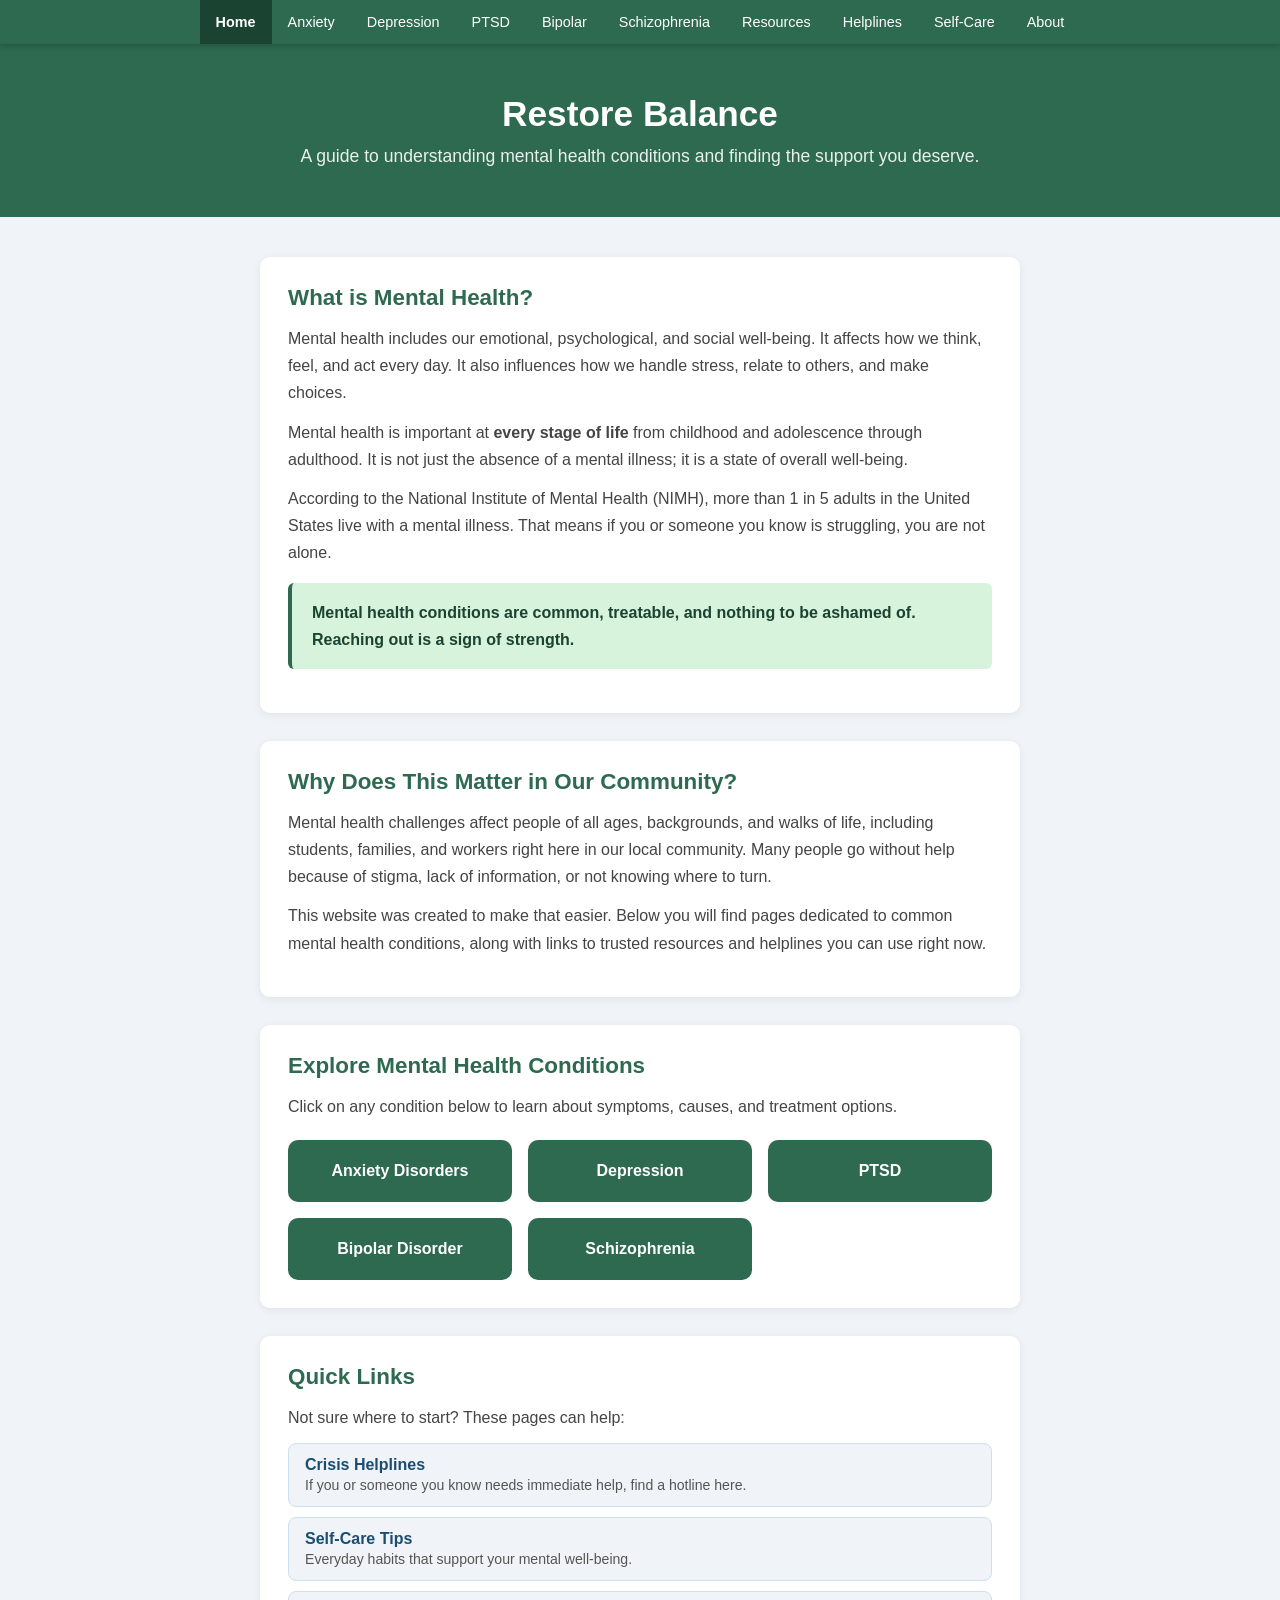
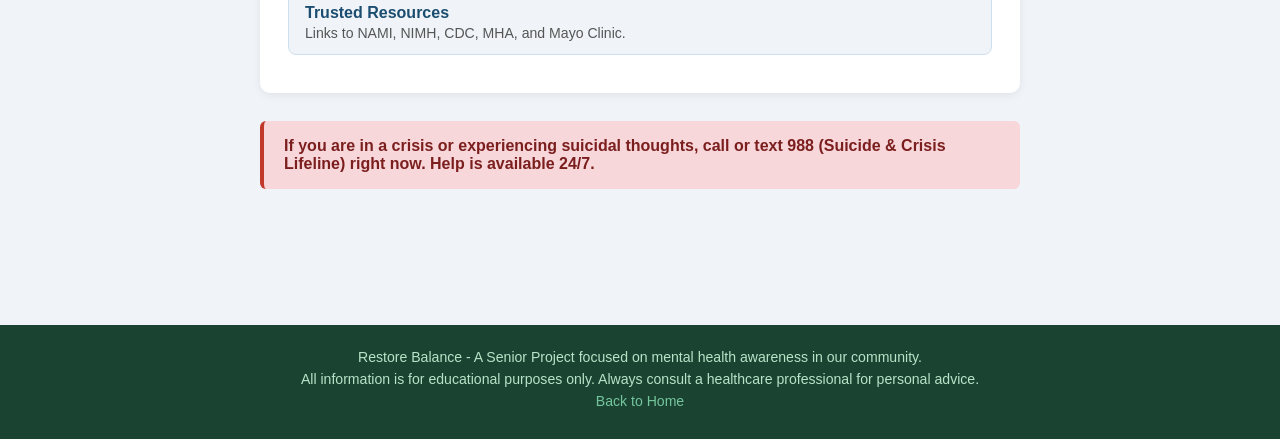
<file: index.html>
<!doctype html>
<html lang="en">
  <head>
    <meta charset="UTF-8" />
    <meta name="viewport" content="width=device-width, initial-scale=1.0" />
    <title>Restore Balance | Mental Health Awareness</title>
    <link rel="stylesheet" href="style.css" />
  </head>
  <body>
    <nav>
      <ul>
        <li><a href="index.html" class="active">Home</a></li>
        <li><a href="html/anxiety.html">Anxiety</a></li>
        <li><a href="html/depression.html">Depression</a></li>
        <li><a href="html/ptsd.html">PTSD</a></li>
        <li><a href="html/bipolar.html">Bipolar</a></li>
        <li><a href="html/schizophrenia.html">Schizophrenia</a></li>
        <li><a href="html/resources.html">Resources</a></li>
        <li><a href="html/helplines.html">Helplines</a></li>
        <li><a href="html/self-care.html">Self-Care</a></li>
        <li><a href="html/about.html">About</a></li>
      </ul>
    </nav>

    <div class="hero">
      <h1>Restore Balance</h1>
      <p>
        A guide to understanding mental health conditions and finding the
        support you deserve.
      </p>
    </div>

    <div class="page-wrapper">
      <div class="card">
        <h2>What is Mental Health?</h2>
        <p>
          Mental health includes our emotional, psychological, and social
          well-being. It affects how we think, feel, and act every day. It also
          influences how we handle stress, relate to others, and make choices.
        </p>
        <p>
          Mental health is important at
          <strong>every stage of life</strong> from childhood and adolescence
          through adulthood. It is not just the absence of a mental illness; it
          is a state of overall well-being.
        </p>
        <p>
          According to the National Institute of Mental Health (NIMH), more than
          1 in 5 adults in the United States live with a mental illness. That
          means if you or someone you know is struggling, you are not alone.
        </p>
        <div class="info-box">
          <p>
            Mental health conditions are common, treatable, and nothing to be
            ashamed of. Reaching out is a sign of strength.
          </p>
        </div>
      </div>

      <div class="card">
        <h2>Why Does This Matter in Our Community?</h2>
        <p>
          Mental health challenges affect people of all ages, backgrounds, and
          walks of life, including students, families, and workers right here in
          our local community. Many people go without help because of stigma,
          lack of information, or not knowing where to turn.
        </p>
        <p>
          This website was created to make that easier. Below you will find
          pages dedicated to common mental health conditions, along with links
          to trusted resources and helplines you can use right now.
        </p>
      </div>

      <div class="card">
        <h2>Explore Mental Health Conditions</h2>
        <p>
          Click on any condition below to learn about symptoms, causes, and
          treatment options.
        </p>
        <div class="condition-grid">
          <a href="html/anxiety.html" class="condition-tile">
            Anxiety Disorders
          </a>
          <a href="html/depression.html" class="condition-tile"> Depression </a>
          <a href="html/ptsd.html" class="condition-tile"> PTSD </a>
          <a href="html/bipolar.html" class="condition-tile">
            Bipolar Disorder
          </a>
          <a href="html/schizophrenia.html" class="condition-tile">
            Schizophrenia
          </a>
        </div>
      </div>

      <div class="card">
        <h2>Quick Links</h2>
        <p>Not sure where to start? These pages can help:</p>
        <a href="html/helplines.html" class="resource-link">
          <strong>Crisis Helplines</strong>
          <span
            >If you or someone you know needs immediate help, find a hotline
            here.</span
          >
        </a>
        <a href="html/self-care.html" class="resource-link">
          <strong>Self-Care Tips</strong>
          <span>Everyday habits that support your mental well-being.</span>
        </a>
        <a href="html/resources.html" class="resource-link">
          <strong> Trusted Resources</strong>
          <span>Links to NAMI, NIMH, CDC, MHA, and Mayo Clinic.</span>
        </a>
      </div>

      <div class="crisis-box">
        <p>
          If you are in a crisis or experiencing suicidal thoughts, call or text
          988 (Suicide & Crisis Lifeline) right now. Help is available 24/7.
        </p>
      </div>
    </div>

    <footer>
      <p>
        Restore Balance - A Senior Project focused on mental health awareness in
        our community.
      </p>
      <p>
        All information is for educational purposes only. Always consult a
        healthcare professional for personal advice.
      </p>
      <p><a href="html/about.html">Back to Home</a></p>
    </footer>
  </body>
</html>
</file>
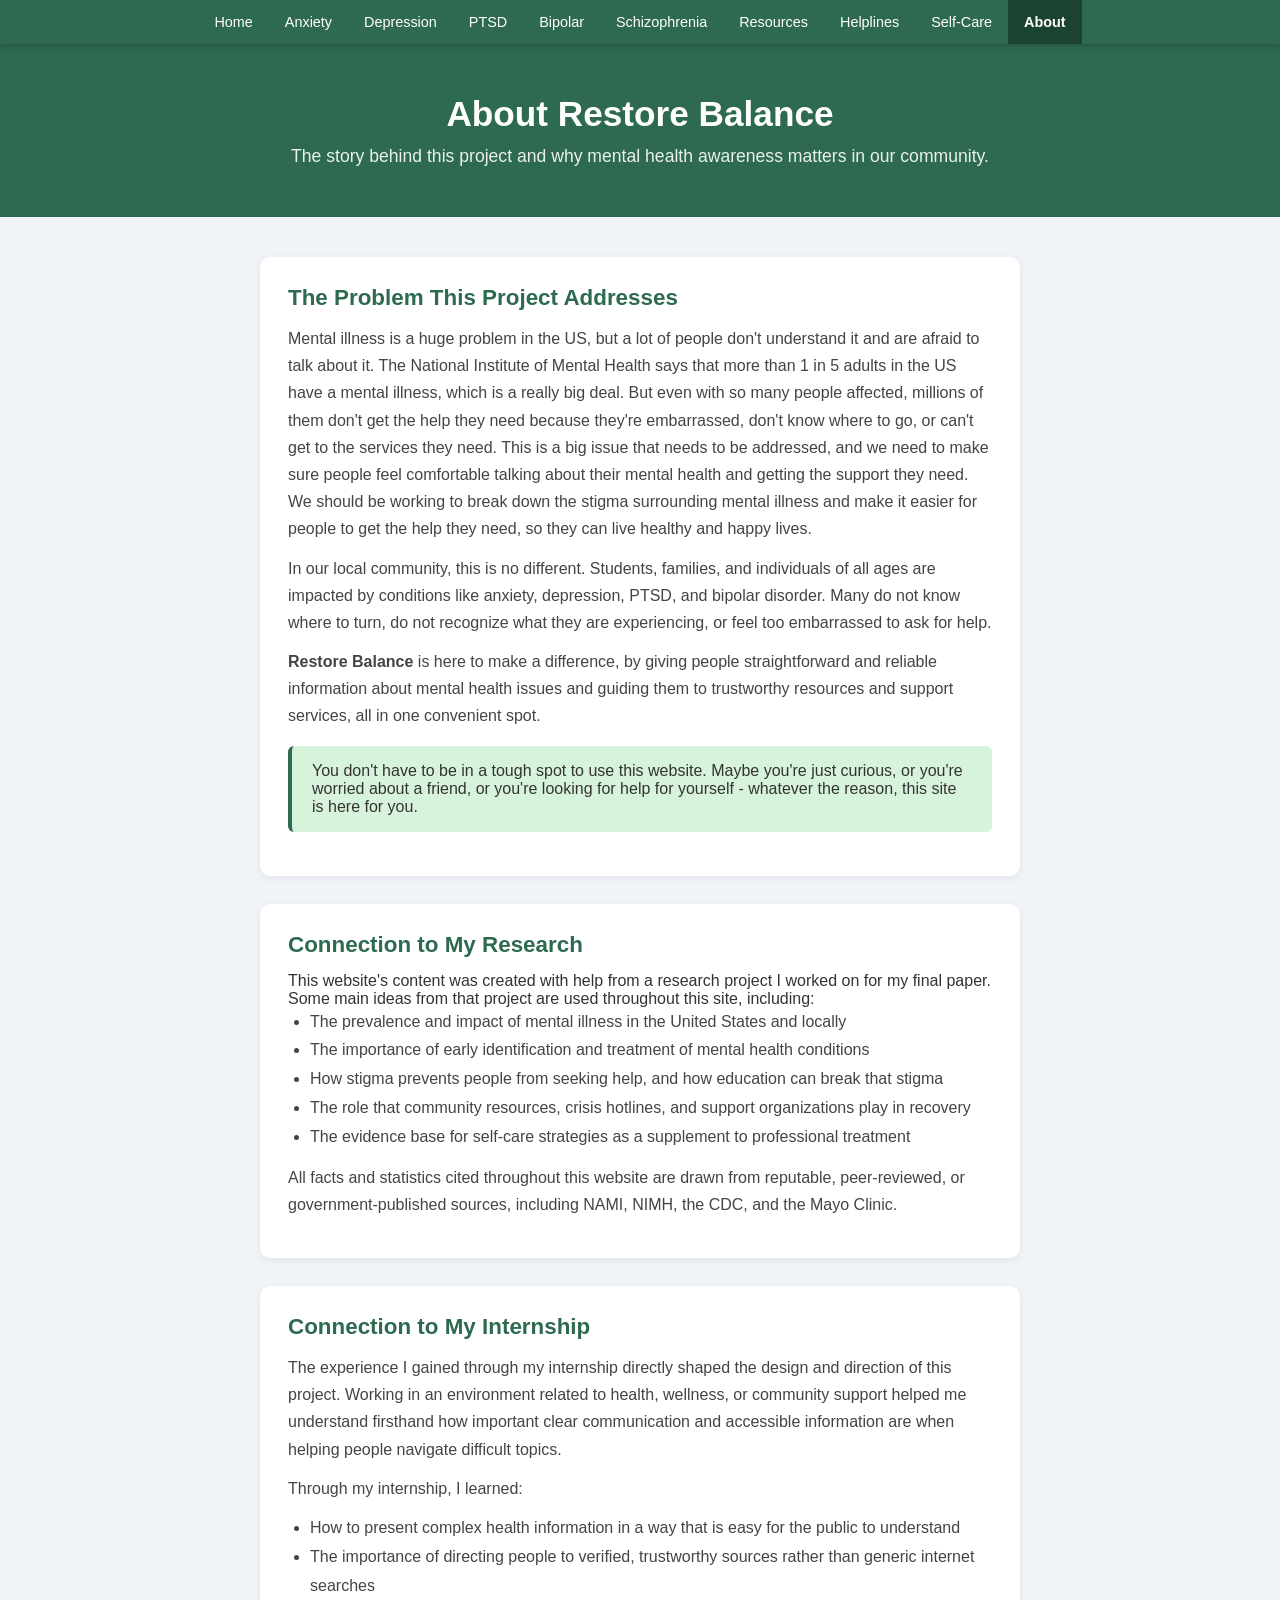
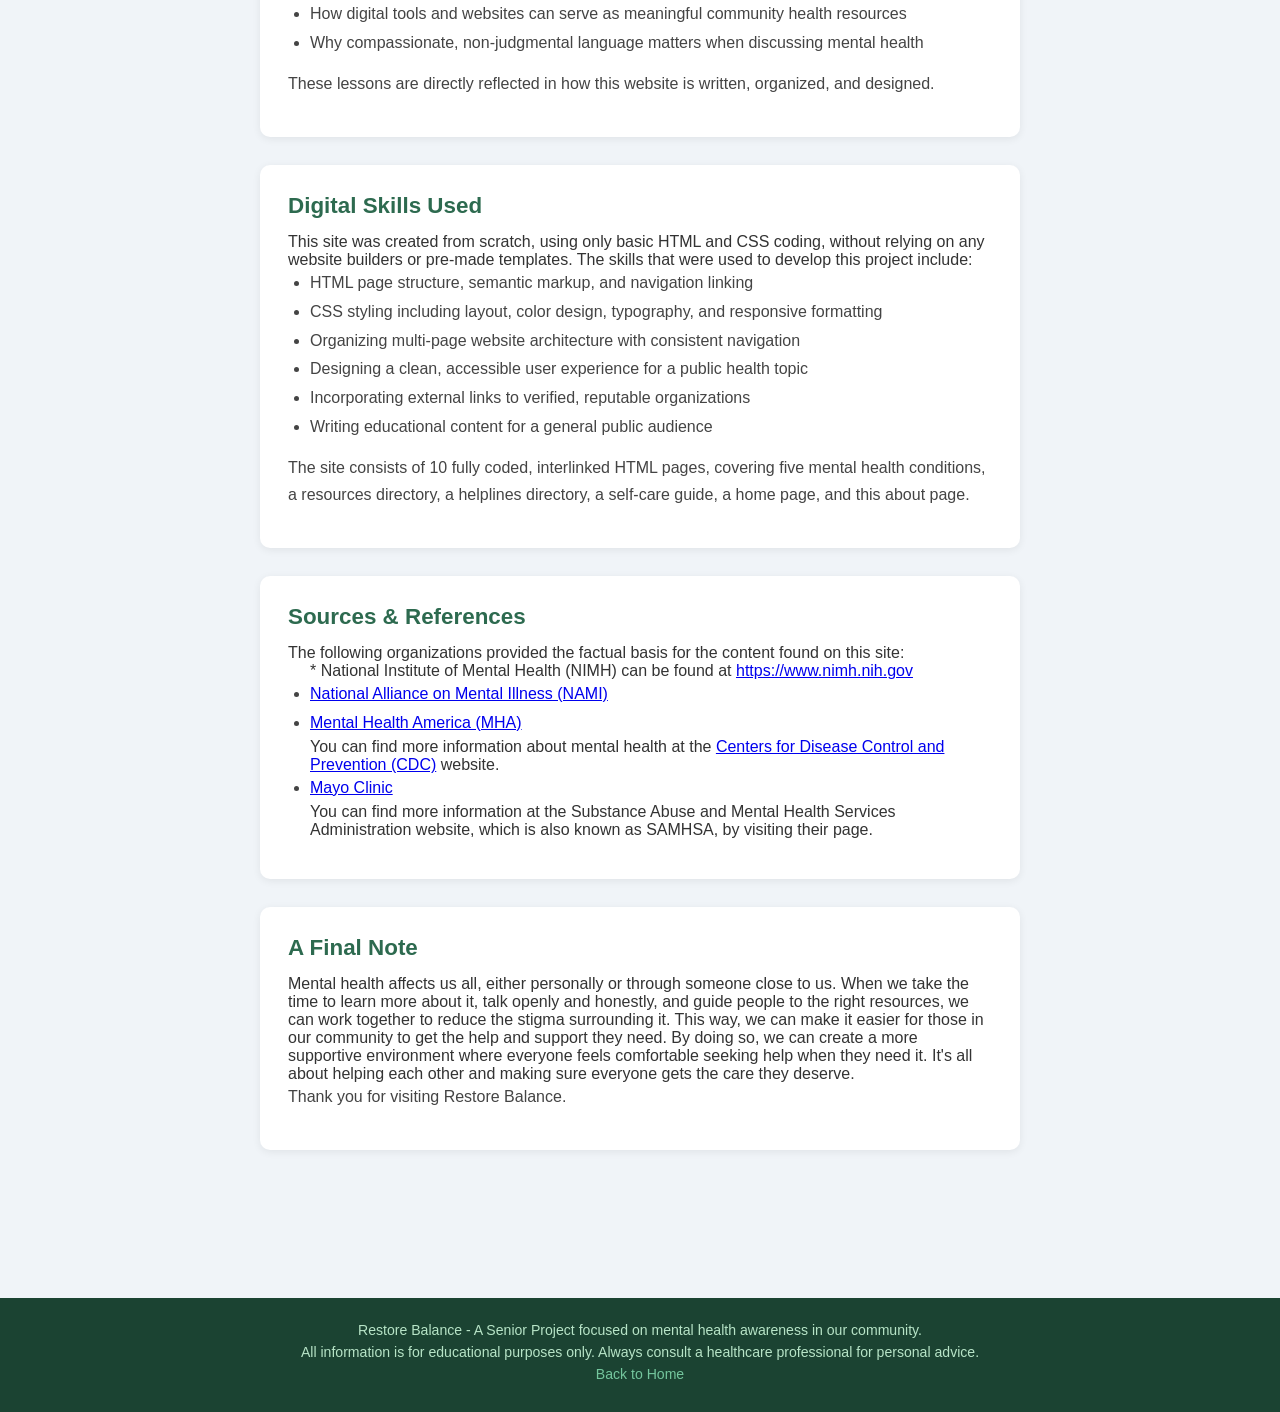
<file: html/about.html>
<!doctype html>
<html lang="en">
  <head>
    <meta charset="UTF-8" />
    <meta name="viewport" content="width=device-width, initial-scale=1.0" />
    <title>About This Project | Restore Balance</title>
    <link rel="stylesheet" href="../style.css" />
  </head>
  <body>
    <nav>
      <ul>
        <li><a href="../index.html">Home</a></li>
        <li><a href="anxiety.html">Anxiety</a></li>
        <li><a href="depression.html">Depression</a></li>
        <li><a href="ptsd.html">PTSD</a></li>
        <li><a href="bipolar.html">Bipolar</a></li>
        <li><a href="schizophrenia.html">Schizophrenia</a></li>
        <li><a href="resources.html">Resources</a></li>
        <li><a href="helplines.html">Helplines</a></li>
        <li><a href="self-care.html">Self-Care</a></li>
        <li><a href="about.html" class="active">About</a></li>
      </ul>
    </nav>

    <div class="hero">
      <h1>About Restore Balance</h1>
      <p>
        The story behind this project and why mental health awareness matters in
        our community.
      </p>
    </div>

    <div class="page-wrapper">
      <div class="card">
        <h2>The Problem This Project Addresses</h2>
        <p>
          Mental illness is a huge problem in the US, but a lot of people don't
          understand it and are afraid to talk about it. The National Institute
          of Mental Health says that more than 1 in 5 adults in the US have a
          mental illness, which is a really big deal. But even with so many
          people affected, millions of them don't get the help they need because
          they're embarrassed, don't know where to go, or can't get to the
          services they need. This is a big issue that needs to be addressed,
          and we need to make sure people feel comfortable talking about their
          mental health and getting the support they need. We should be working
          to break down the stigma surrounding mental illness and make it easier
          for people to get the help they need, so they can live healthy and
          happy lives.
        </p>
        <p>
          In our local community, this is no different. Students, families, and
          individuals of all ages are impacted by conditions like anxiety,
          depression, PTSD, and bipolar disorder. Many do not know where to
          turn, do not recognize what they are experiencing, or feel too
          embarrassed to ask for help.
        </p>
        <p>
          <strong>Restore Balance</strong> is here to make a difference, by
          giving people straightforward and reliable information about mental
          health issues and guiding them to trustworthy resources and support
          services, all in one convenient spot.
        </p>
        <div class="info-box">
          You don't have to be in a tough spot to use this website. Maybe you're
          just curious, or you're worried about a friend, or you're looking for
          help for yourself - whatever the reason, this site is here for you.
        </div>
      </div>

      <div class="card">
        <h2>Connection to My Research</h2>
        This website's content was created with help from a research project I
        worked on for my final paper. Some main ideas from that project are used
        throughout this site, including:
        <ul>
          <li>
            The prevalence and impact of mental illness in the United States and
            locally
          </li>
          <li>
            The importance of early identification and treatment of mental
            health conditions
          </li>
          <li>
            How stigma prevents people from seeking help, and how education can
            break that stigma
          </li>
          <li>
            The role that community resources, crisis hotlines, and support
            organizations play in recovery
          </li>
          <li>
            The evidence base for self-care strategies as a supplement to
            professional treatment
          </li>
        </ul>
        <p>
          All facts and statistics cited throughout this website are drawn from
          reputable, peer-reviewed, or government-published sources, including
          NAMI, NIMH, the CDC, and the Mayo Clinic.
        </p>
      </div>

      <div class="card">
        <h2>Connection to My Internship</h2>
        <p>
          The experience I gained through my internship directly shaped the
          design and direction of this project. Working in an environment
          related to health, wellness, or community support helped me understand
          firsthand how important clear communication and accessible information
          are when helping people navigate difficult topics.
        </p>
        <p>Through my internship, I learned:</p>
        <ul>
          <li>
            How to present complex health information in a way that is easy for
            the public to understand
          </li>
          <li>
            The importance of directing people to verified, trustworthy sources
            rather than generic internet searches
          </li>
          <li>
            How digital tools and websites can serve as meaningful community
            health resources
          </li>
          <li>
            Why compassionate, non-judgmental language matters when discussing
            mental health
          </li>
        </ul>
        <p>
          These lessons are directly reflected in how this website is written,
          organized, and designed.
        </p>
      </div>

      <div class="card">
        <h2>Digital Skills Used</h2>
        This site was created from scratch, using only basic HTML and CSS
        coding, without relying on any website builders or pre-made templates.
        The skills that were used to develop this project include:
        <ul>
          <li>HTML page structure, semantic markup, and navigation linking</li>
          <li>
            CSS styling including layout, color design, typography, and
            responsive formatting
          </li>
          <li>
            Organizing multi-page website architecture with consistent
            navigation
          </li>
          <li>
            Designing a clean, accessible user experience for a public health
            topic
          </li>
          <li>
            Incorporating external links to verified, reputable organizations
          </li>
          <li>Writing educational content for a general public audience</li>
        </ul>
        <p>
          The site consists of 10 fully coded, interlinked HTML pages, covering
          five mental health conditions, a resources directory, a helplines
          directory, a self-care guide, a home page, and this about page.
        </p>
      </div>

      <div class="card">
        <h2>Sources & References</h2>
        The following organizations provided the factual basis for the content
        found on this site:
        <ul>
          * National Institute of Mental Health (NIMH) can be found at
          <a
            href="https://www.nimh.nih.gov"
            target="_blank"
            rel="noopener noreferrer"
            >https://www.nimh.nih.gov</a
          >
          <li>
            <a
              href="https://www.nami.org"
              target="_blank"
              rel="noopener noreferrer"
              >National Alliance on Mental Illness (NAMI)</a
            >
          </li>
          <li>
            <a
              href="https://mhanational.org"
              target="_blank"
              rel="noopener noreferrer"
              >Mental Health America (MHA)</a
            >
          </li>
          You can find more information about mental health at the
          <a
            href="https://www.cdc.gov/mental-health"
            target="_blank"
            rel="noopener noreferrer"
            >Centers for Disease Control and Prevention (CDC)</a
          >
          website.
          <li>
            <a
              href="https://www.mayoclinic.org"
              target="_blank"
              rel="noopener noreferrer"
              >Mayo Clinic</a
            >
          </li>
          You can find more information at the Substance Abuse and Mental Health
          Services Administration website, which is also known as SAMHSA, by
          visiting their page.
        </ul>
      </div>

      <div class="card">
        <h2>A Final Note</h2>
        Mental health affects us all, either personally or through someone close
        to us. When we take the time to learn more about it, talk openly and
        honestly, and guide people to the right resources, we can work together
        to reduce the stigma surrounding it. This way, we can make it easier for
        those in our community to get the help and support they need. By doing
        so, we can create a more supportive environment where everyone feels
        comfortable seeking help when they need it. It's all about helping each
        other and making sure everyone gets the care they deserve.
        <p>Thank you for visiting Restore Balance.</p>
      </div>
    </div>

    <footer>
      <p>
        Restore Balance - A Senior Project focused on mental health awareness in
        our community.
      </p>
      <p>
        All information is for educational purposes only. Always consult a
        healthcare professional for personal advice.
      </p>
      <p><a href="../index.html">Back to Home</a></p>
    </footer>
  </body>
</html>
</file>
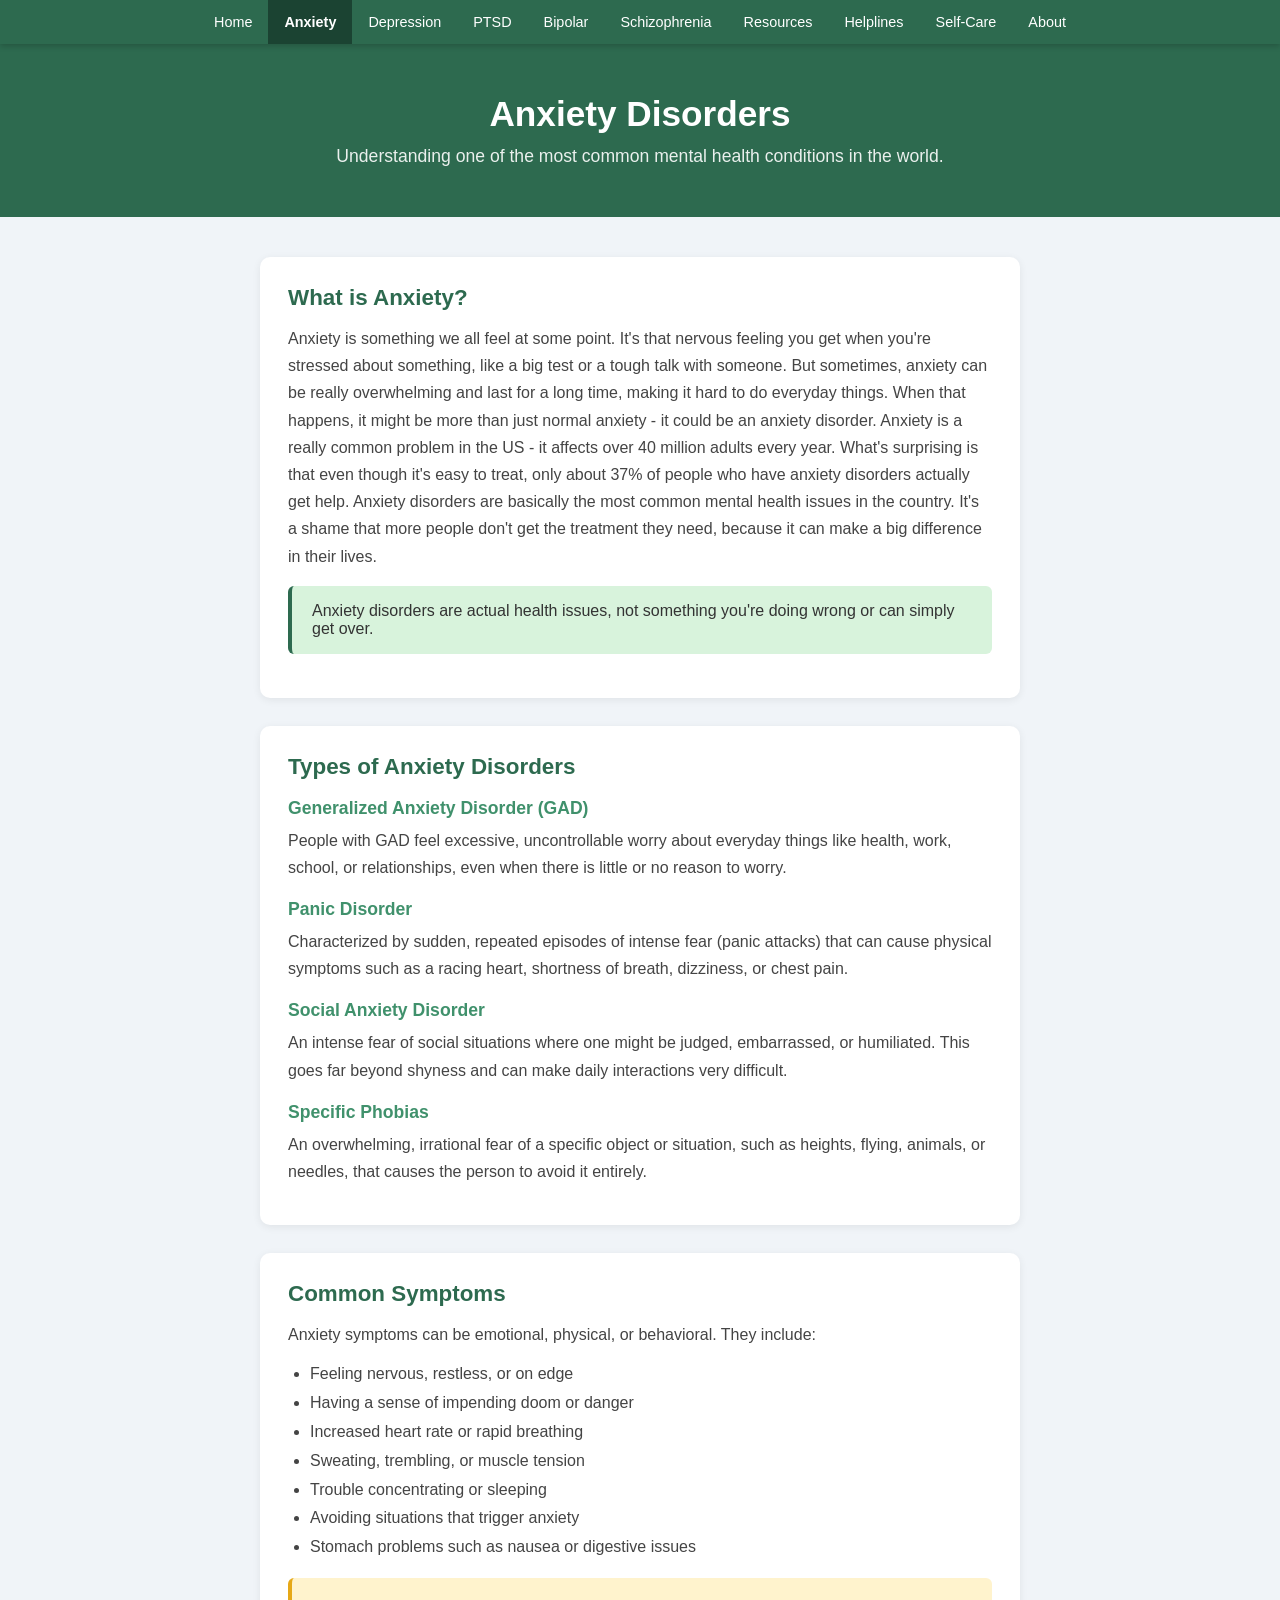
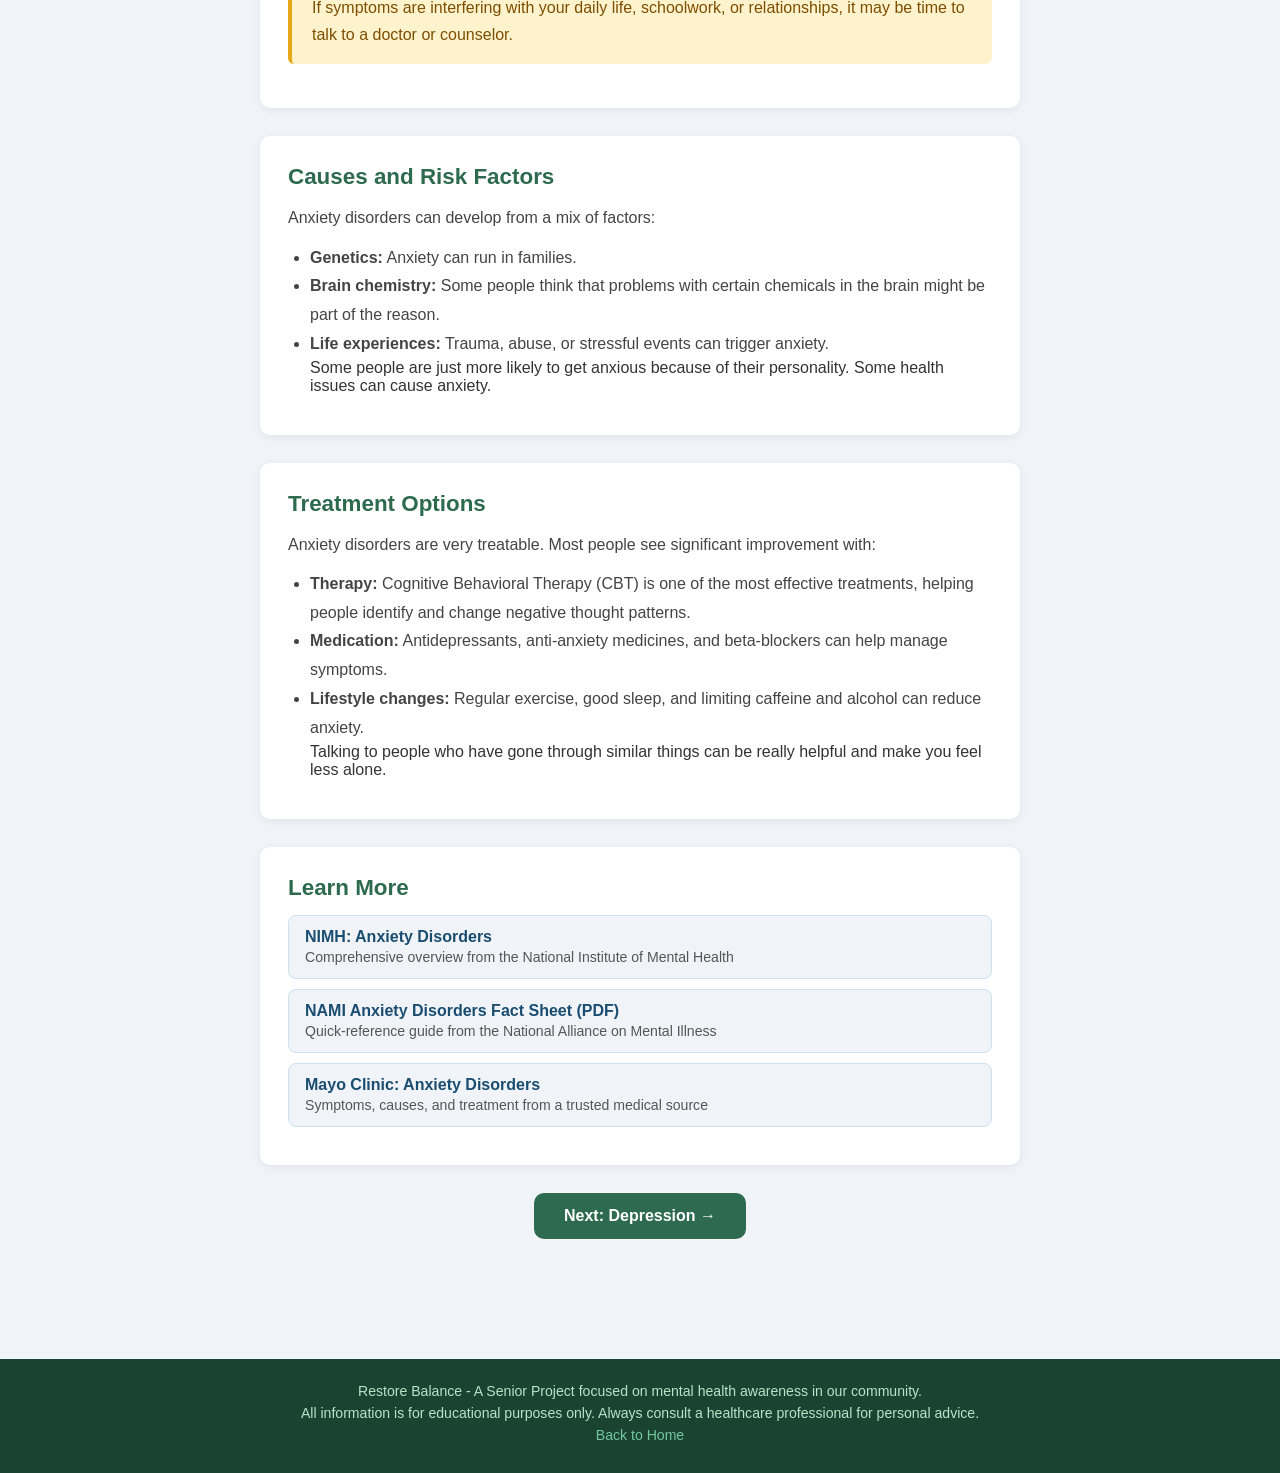
<file: html/anxiety.html>
<!doctype html>
<html lang="en">
  <head>
    <meta charset="UTF-8" />
    <meta name="viewport" content="width=device-width, initial-scale=1.0" />
    <title>Anxiety Disorders | Restore Balance</title>
    <link rel="stylesheet" href="../style.css" />
  </head>
  <body>
    <nav>
      <ul>
        <li><a href="../index.html">Home</a></li>
        <li><a href="anxiety.html" class="active">Anxiety</a></li>
        <li><a href="depression.html">Depression</a></li>
        <li><a href="ptsd.html">PTSD</a></li>
        <li><a href="bipolar.html">Bipolar</a></li>
        <li><a href="schizophrenia.html">Schizophrenia</a></li>
        <li><a href="resources.html">Resources</a></li>
        <li><a href="helplines.html">Helplines</a></li>
        <li><a href="self-care.html">Self-Care</a></li>
        <li><a href="about.html">About</a></li>
      </ul>
    </nav>

    <div class="hero">
      <h1>Anxiety Disorders</h1>
      <p>
        Understanding one of the most common mental health conditions in the
        world.
      </p>
    </div>

    <div class="page-wrapper">
      <div class="card">
        <h2>What is Anxiety?</h2>
        <p>
          Anxiety is something we all feel at some point. It's that nervous
          feeling you get when you're stressed about something, like a big test
          or a tough talk with someone. But sometimes, anxiety can be really
          overwhelming and last for a long time, making it hard to do everyday
          things. When that happens, it might be more than just normal anxiety -
          it could be an anxiety disorder. Anxiety is a really common problem in
          the US - it affects over 40 million adults every year. What's
          surprising is that even though it's easy to treat, only about 37% of
          people who have anxiety disorders actually get help. Anxiety disorders
          are basically the most common mental health issues in the country.
          It's a shame that more people don't get the treatment they need,
          because it can make a big difference in their lives.
        </p>
        <div class="info-box">
          Anxiety disorders are actual health issues, not something you're doing
          wrong or can simply get over.
        </div>
      </div>

      <div class="card">
        <h2>Types of Anxiety Disorders</h2>

        <h3>Generalized Anxiety Disorder (GAD)</h3>
        <p>
          People with GAD feel excessive, uncontrollable worry about everyday
          things like health, work, school, or relationships, even when there is
          little or no reason to worry.
        </p>

        <h3>Panic Disorder</h3>
        <p>
          Characterized by sudden, repeated episodes of intense fear (panic
          attacks) that can cause physical symptoms such as a racing heart,
          shortness of breath, dizziness, or chest pain.
        </p>

        <h3>Social Anxiety Disorder</h3>
        <p>
          An intense fear of social situations where one might be judged,
          embarrassed, or humiliated. This goes far beyond shyness and can make
          daily interactions very difficult.
        </p>

        <h3>Specific Phobias</h3>
        <p>
          An overwhelming, irrational fear of a specific object or situation,
          such as heights, flying, animals, or needles, that causes the person
          to avoid it entirely.
        </p>
      </div>

      <div class="card">
        <h2>Common Symptoms</h2>
        <p>
          Anxiety symptoms can be emotional, physical, or behavioral. They
          include:
        </p>
        <ul>
          <li>Feeling nervous, restless, or on edge</li>
          <li>Having a sense of impending doom or danger</li>
          <li>Increased heart rate or rapid breathing</li>
          <li>Sweating, trembling, or muscle tension</li>
          <li>Trouble concentrating or sleeping</li>
          <li>Avoiding situations that trigger anxiety</li>
          <li>Stomach problems such as nausea or digestive issues</li>
        </ul>
        <div class="warning-box">
          <p>
            If symptoms are interfering with your daily life, schoolwork, or
            relationships, it may be time to talk to a doctor or counselor.
          </p>
        </div>
      </div>

      <div class="card">
        <h2>Causes and Risk Factors</h2>
        <p>Anxiety disorders can develop from a mix of factors:</p>
        <ul>
          <li><strong>Genetics:</strong> Anxiety can run in families.</li>
          <li>
            <strong>Brain chemistry:</strong> Some people think that problems
            with certain chemicals in the brain might be part of the reason.
          </li>
          <li>
            <strong>Life experiences:</strong> Trauma, abuse, or stressful
            events can trigger anxiety.
          </li>
          Some people are just more likely to get anxious because of their
          personality. Some health issues can cause anxiety.
        </ul>
      </div>

      <div class="card">
        <h2>Treatment Options</h2>
        <p>
          Anxiety disorders are very treatable. Most people see significant
          improvement with:
        </p>
        <ul>
          <li>
            <strong>Therapy:</strong> Cognitive Behavioral Therapy (CBT) is one
            of the most effective treatments, helping people identify and change
            negative thought patterns.
          </li>
          <li>
            <strong>Medication:</strong> Antidepressants, anti-anxiety
            medicines, and beta-blockers can help manage symptoms.
          </li>
          <li>
            <strong>Lifestyle changes:</strong> Regular exercise, good sleep,
            and limiting caffeine and alcohol can reduce anxiety.
          </li>
          Talking to people who have gone through similar things can be really
          helpful and make you feel less alone.
        </ul>
      </div>

      <div class="card">
        <h2>Learn More</h2>
        <a
          href="https://www.nimh.nih.gov/health/topics/anxiety-disorders"
          target="_blank"
          rel="noopener noreferrer"
          class="resource-link"
        >
          <strong>NIMH: Anxiety Disorders</strong>
          <span
            >Comprehensive overview from the National Institute of Mental
            Health</span
          >
        </a>
        <a
          href="https://namichl.org/wp-content/uploads/sites/11/2021/04/Anxiety-Disorders.pdf"
          target="_blank"
          rel="noopener noreferrer"
          class="resource-link"
        >
          <strong>NAMI Anxiety Disorders Fact Sheet (PDF)</strong>
          <span
            >Quick-reference guide from the National Alliance on Mental
            Illness</span
          >
        </a>
        <a
          href="https://www.mayoclinic.org/diseases-conditions/anxiety/symptoms-causes/syc-20350961"
          target="_blank"
          rel="noopener noreferrer"
          class="resource-link"
        >
          <strong>Mayo Clinic: Anxiety Disorders</strong>
          <span
            >Symptoms, causes, and treatment from a trusted medical source</span
          >
        </a>
      </div>

      <div style="text-align: center; margin-top: 10px">
        <a
          href="depression.html"
          class="condition-tile"
          style="display: inline-block; padding: 14px 30px"
          >Next: Depression &rarr;</a
        >
      </div>
    </div>

    <footer>
      <p>
        Restore Balance - A Senior Project focused on mental health awareness in
        our community.
      </p>
      <p>
        All information is for educational purposes only. Always consult a
        healthcare professional for personal advice.
      </p>
      <p><a href="../index.html">Back to Home</a></p>
    </footer>
  </body>
</html>
</file>
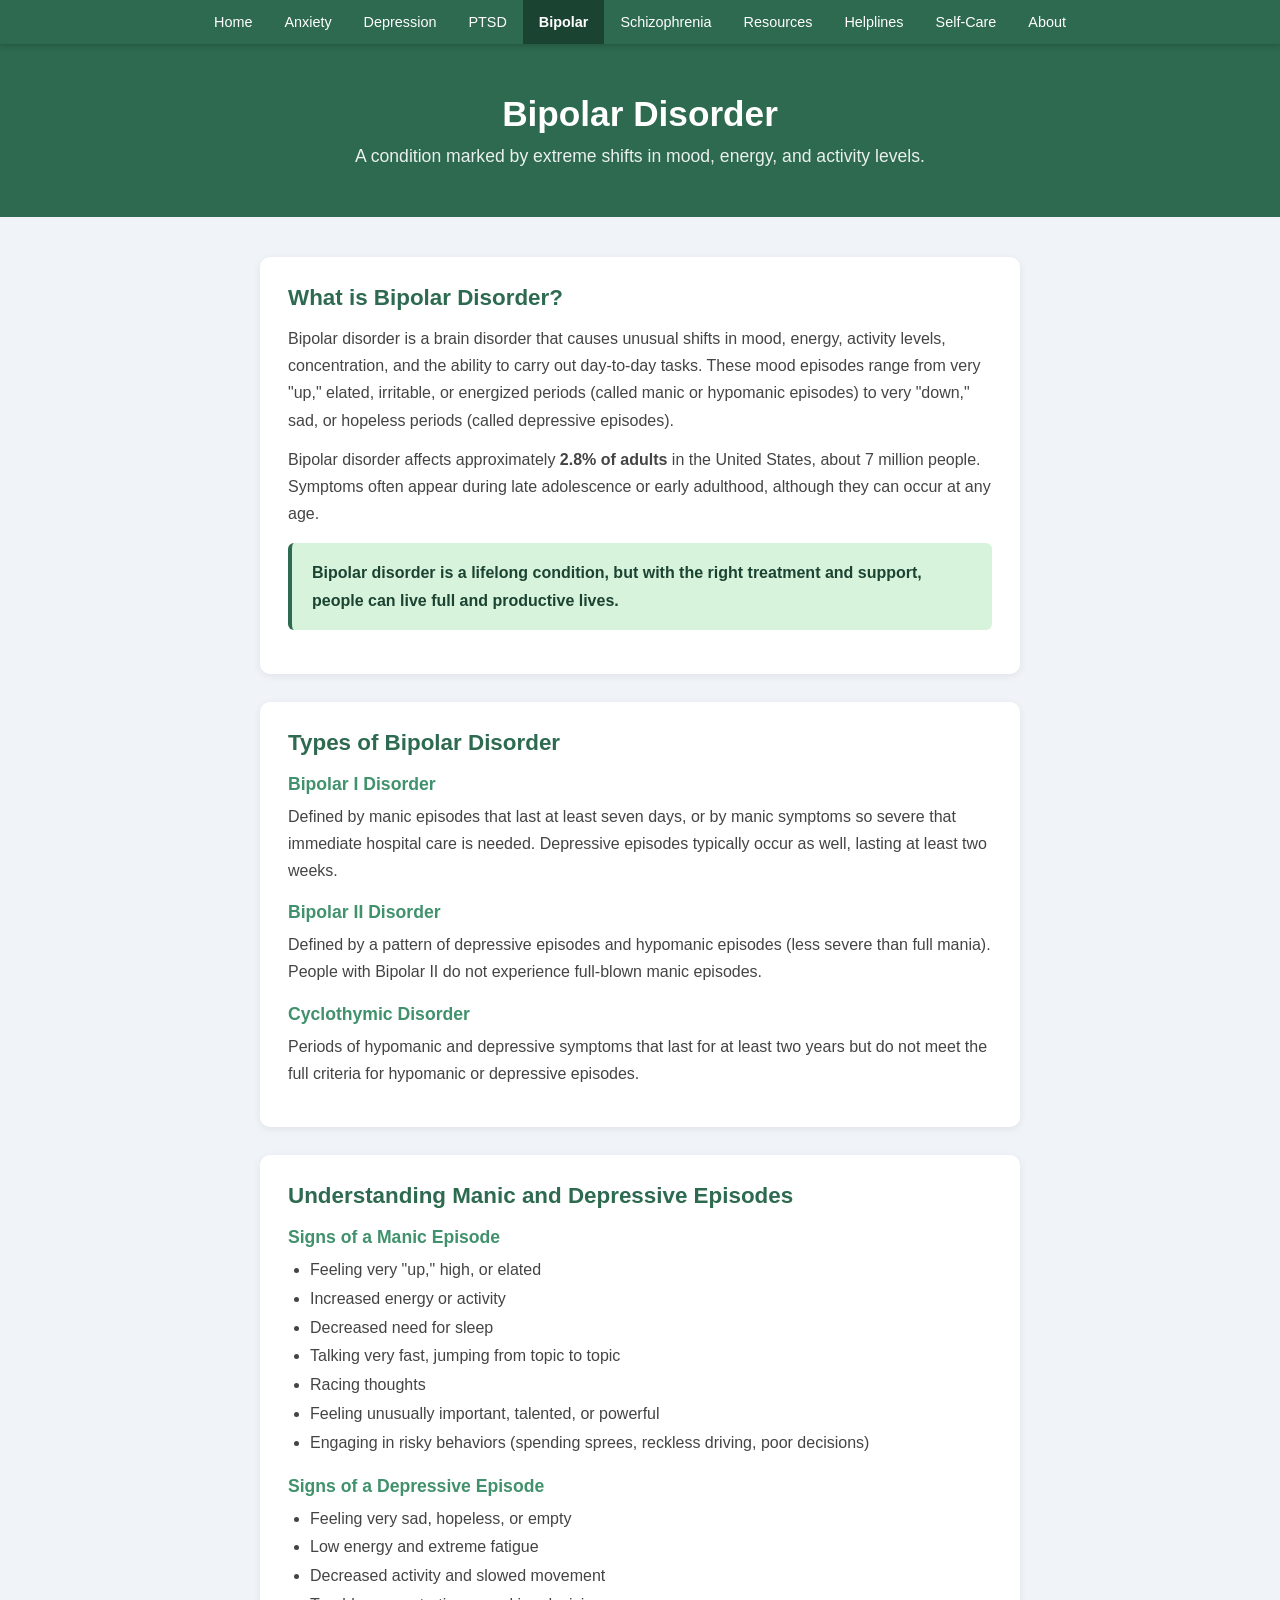
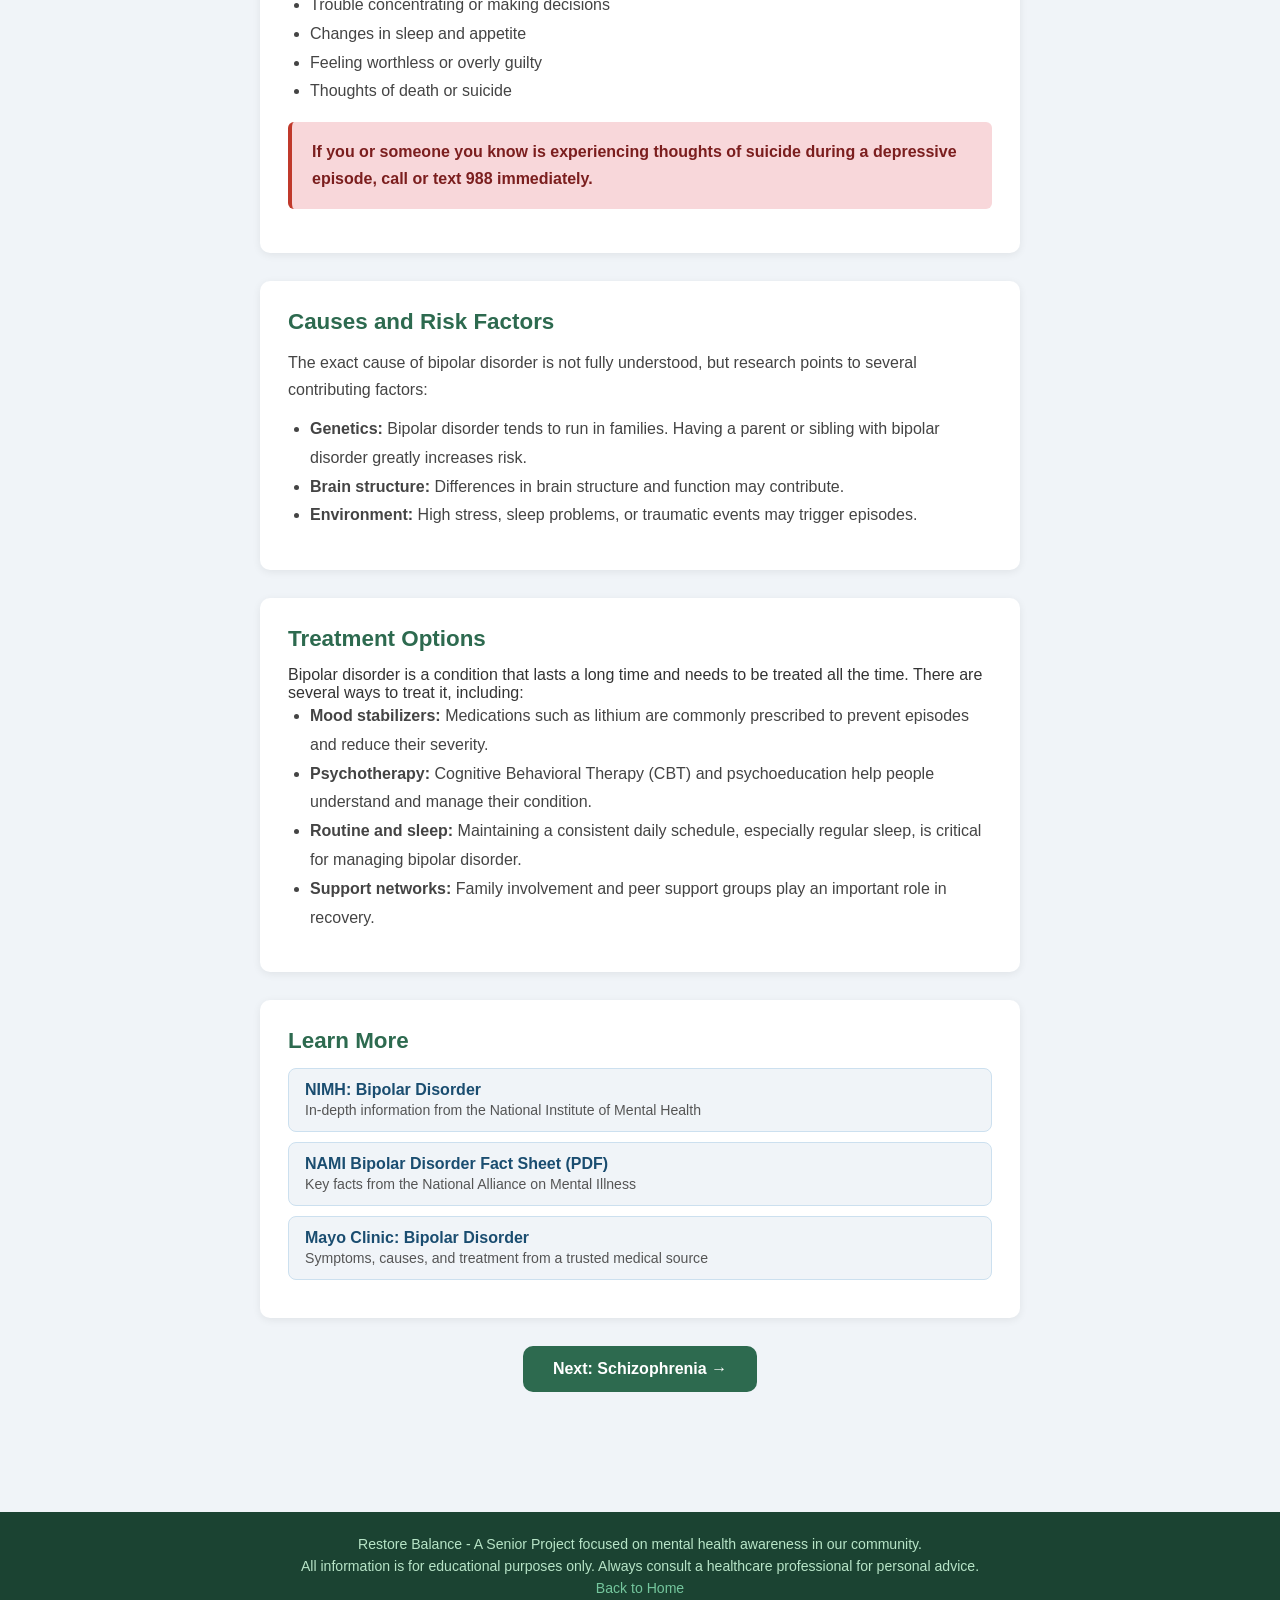
<file: html/bipolar.html>
<!doctype html>
<html lang="en">
  <head>
    <meta charset="UTF-8" />
    <meta name="viewport" content="width=device-width, initial-scale=1.0" />
    <title>Bipolar Disorder | Restore Balance</title>
    <link rel="stylesheet" href="../style.css" />
  </head>
  <body>
    <nav>
      <ul>
        <li><a href="../index.html">Home</a></li>
        <li><a href="anxiety.html">Anxiety</a></li>
        <li><a href="depression.html">Depression</a></li>
        <li><a href="ptsd.html">PTSD</a></li>
        <li><a href="bipolar.html" class="active">Bipolar</a></li>
        <li><a href="schizophrenia.html">Schizophrenia</a></li>
        <li><a href="resources.html">Resources</a></li>
        <li><a href="helplines.html">Helplines</a></li>
        <li><a href="self-care.html">Self-Care</a></li>
        <li><a href="about.html">About</a></li>
      </ul>
    </nav>

    <div class="hero">
      <h1>Bipolar Disorder</h1>
      <p>
        A condition marked by extreme shifts in mood, energy, and activity
        levels.
      </p>
    </div>

    <div class="page-wrapper">
      <div class="card">
        <h2>What is Bipolar Disorder?</h2>
        <p>
          Bipolar disorder is a brain disorder that causes unusual shifts in
          mood, energy, activity levels, concentration, and the ability to carry
          out day-to-day tasks. These mood episodes range from very "up,"
          elated, irritable, or energized periods (called manic or hypomanic
          episodes) to very "down," sad, or hopeless periods (called depressive
          episodes).
        </p>
        <p>
          Bipolar disorder affects approximately
          <strong>2.8% of adults</strong> in the United States, about 7 million
          people. Symptoms often appear during late adolescence or early
          adulthood, although they can occur at any age.
        </p>
        <div class="info-box">
          <p>
            Bipolar disorder is a lifelong condition, but with the right
            treatment and support, people can live full and productive lives.
          </p>
        </div>
      </div>

      <div class="card">
        <h2>Types of Bipolar Disorder</h2>

        <h3>Bipolar I Disorder</h3>
        <p>
          Defined by manic episodes that last at least seven days, or by manic
          symptoms so severe that immediate hospital care is needed. Depressive
          episodes typically occur as well, lasting at least two weeks.
        </p>

        <h3>Bipolar II Disorder</h3>
        <p>
          Defined by a pattern of depressive episodes and hypomanic episodes
          (less severe than full mania). People with Bipolar II do not
          experience full-blown manic episodes.
        </p>

        <h3>Cyclothymic Disorder</h3>
        <p>
          Periods of hypomanic and depressive symptoms that last for at least
          two years but do not meet the full criteria for hypomanic or
          depressive episodes.
        </p>
      </div>

      <div class="card">
        <h2>Understanding Manic and Depressive Episodes</h2>

        <h3>Signs of a Manic Episode</h3>
        <ul>
          <li>Feeling very "up," high, or elated</li>
          <li>Increased energy or activity</li>
          <li>Decreased need for sleep</li>
          <li>Talking very fast, jumping from topic to topic</li>
          <li>Racing thoughts</li>
          <li>Feeling unusually important, talented, or powerful</li>
          <li>
            Engaging in risky behaviors (spending sprees, reckless driving, poor
            decisions)
          </li>
        </ul>

        <h3>Signs of a Depressive Episode</h3>
        <ul>
          <li>Feeling very sad, hopeless, or empty</li>
          <li>Low energy and extreme fatigue</li>
          <li>Decreased activity and slowed movement</li>
          <li>Trouble concentrating or making decisions</li>
          <li>Changes in sleep and appetite</li>
          <li>Feeling worthless or overly guilty</li>
          <li>Thoughts of death or suicide</li>
        </ul>

        <div class="crisis-box">
          <p>
            If you or someone you know is experiencing thoughts of suicide
            during a depressive episode, call or text 988 immediately.
          </p>
        </div>
      </div>

      <div class="card">
        <h2>Causes and Risk Factors</h2>
        <p>
          The exact cause of bipolar disorder is not fully understood, but
          research points to several contributing factors:
        </p>
        <ul>
          <li>
            <strong>Genetics:</strong> Bipolar disorder tends to run in
            families. Having a parent or sibling with bipolar disorder greatly
            increases risk.
          </li>
          <li>
            <strong>Brain structure:</strong> Differences in brain structure and
            function may contribute.
          </li>
          <li>
            <strong>Environment:</strong> High stress, sleep problems, or
            traumatic events may trigger episodes.
          </li>
        </ul>
      </div>

      <div class="card">
        <h2>Treatment Options</h2>
        Bipolar disorder is a condition that lasts a long time and needs to be
        treated all the time. There are several ways to treat it, including:
        <ul>
          <li>
            <strong>Mood stabilizers:</strong> Medications such as lithium are
            commonly prescribed to prevent episodes and reduce their severity.
          </li>
          <li>
            <strong>Psychotherapy:</strong> Cognitive Behavioral Therapy (CBT)
            and psychoeducation help people understand and manage their
            condition.
          </li>
          <li>
            <strong>Routine and sleep:</strong> Maintaining a consistent daily
            schedule, especially regular sleep, is critical for managing bipolar
            disorder.
          </li>
          <li>
            <strong>Support networks:</strong> Family involvement and peer
            support groups play an important role in recovery.
          </li>
        </ul>
      </div>

      <div class="card">
        <h2>Learn More</h2>
        <a
          href="https://www.nimh.nih.gov/health/topics/bipolar-disorder"
          target="_blank"
          rel="noopener noreferrer"
          class="resource-link"
        >
          <strong>NIMH: Bipolar Disorder</strong>
          <span
            >In-depth information from the National Institute of Mental
            Health</span
          >
        </a>
        <a
          href="https://namichl.org/wp-content/uploads/sites/11/2021/04/Bipolar-Disorder.pdf"
          target="_blank"
          rel="noopener noreferrer"
          class="resource-link"
        >
          <strong>NAMI Bipolar Disorder Fact Sheet (PDF)</strong>
          <span>Key facts from the National Alliance on Mental Illness</span>
        </a>
        <a
          href="https://www.mayoclinic.org/diseases-conditions/bipolar-disorder/symptoms-causes/syc-20355955"
          target="_blank"
          rel="noopener noreferrer"
          class="resource-link"
        >
          <strong>Mayo Clinic: Bipolar Disorder</strong>
          <span
            >Symptoms, causes, and treatment from a trusted medical source</span
          >
        </a>
      </div>

      <div style="text-align: center; margin-top: 10px">
        <a
          href="schizophrenia.html"
          class="condition-tile"
          style="display: inline-block; padding: 14px 30px"
          >Next: Schizophrenia &rarr;</a
        >
      </div>
    </div>

    <footer>
      <p>
        Restore Balance - A Senior Project focused on mental health awareness in
        our community.
      </p>
      <p>
        All information is for educational purposes only. Always consult a
        healthcare professional for personal advice.
      </p>
      <p><a href="../index.html">Back to Home</a></p>
    </footer>
  </body>
</html>
</file>
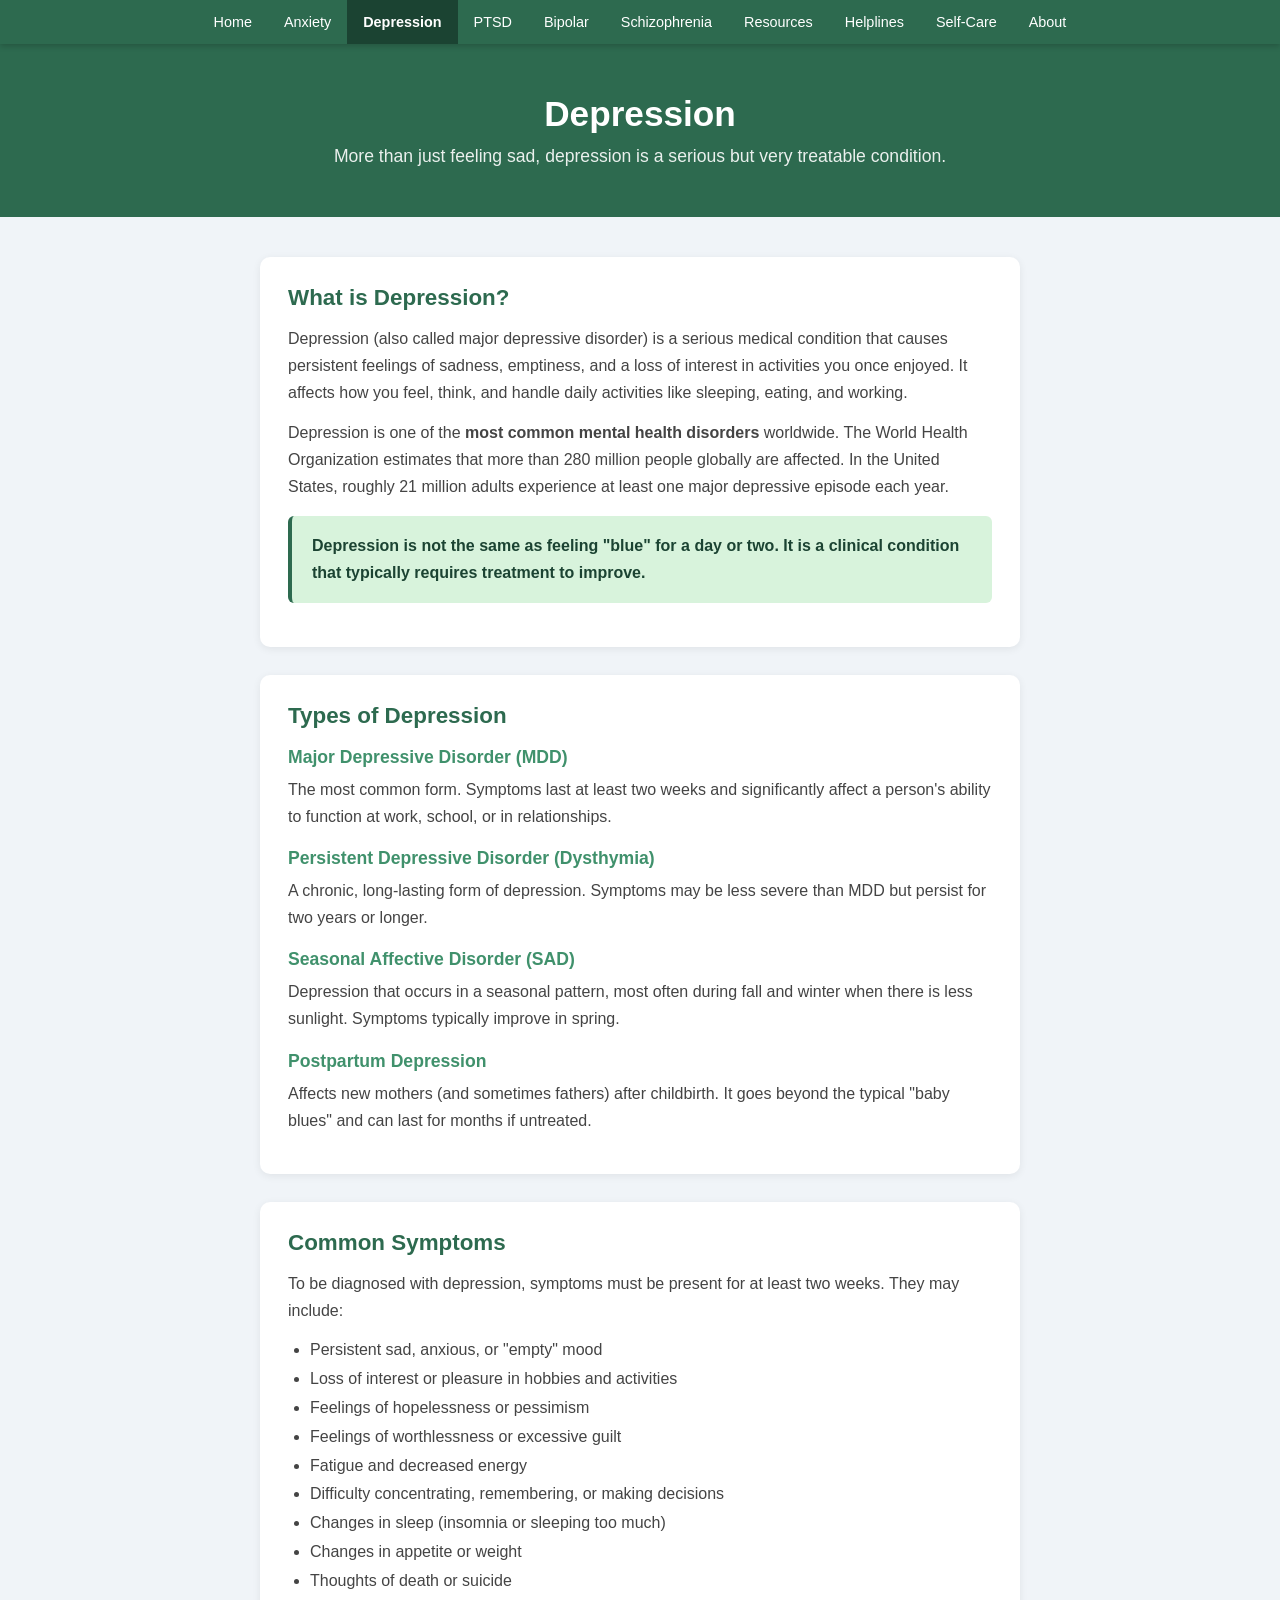
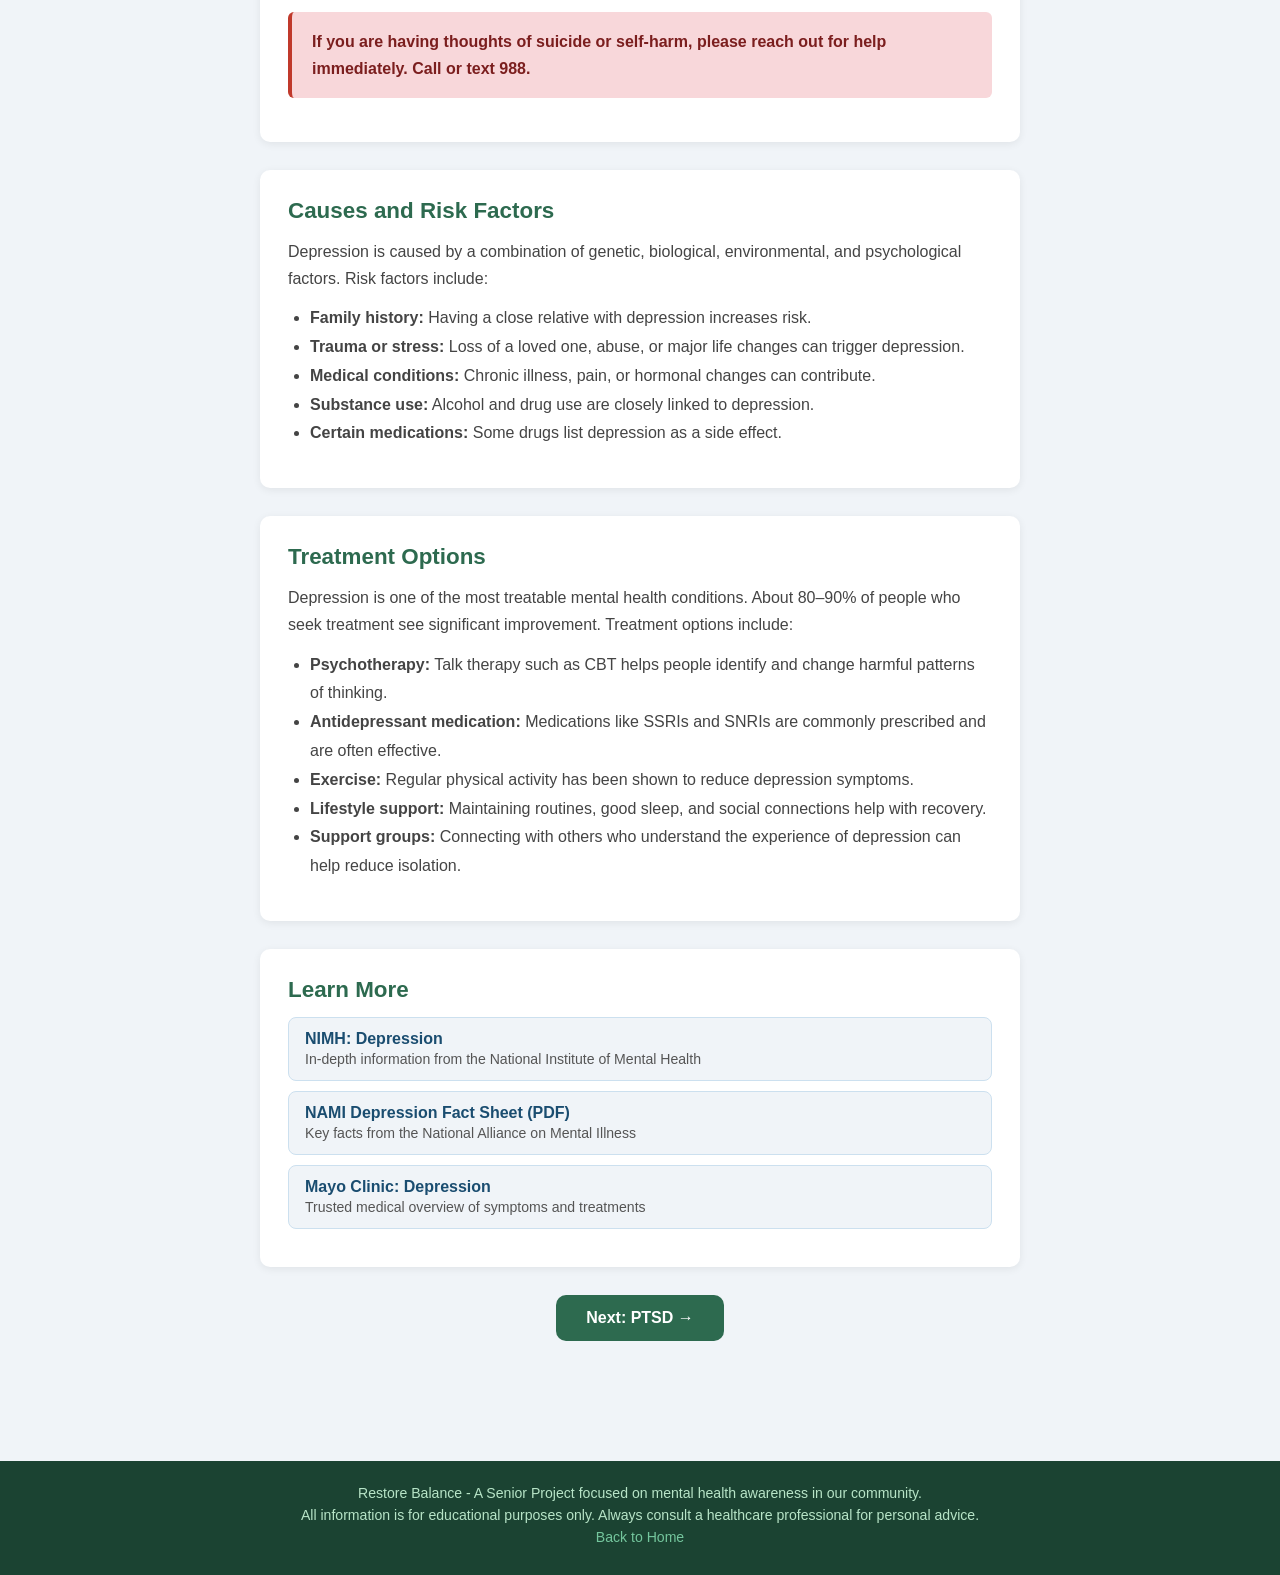
<file: html/depression.html>
<!doctype html>
<html lang="en">
  <head>
    <meta charset="UTF-8" />
    <meta name="viewport" content="width=device-width, initial-scale=1.0" />
    <title>Depression | Restore Balance</title>
    <link rel="stylesheet" href="../style.css" />
  </head>
  <body>
    <nav>
      <ul>
        <li><a href="../index.html">Home</a></li>
        <li><a href="anxiety.html">Anxiety</a></li>
        <li><a href="depression.html" class="active">Depression</a></li>
        <li><a href="ptsd.html">PTSD</a></li>
        <li><a href="bipolar.html">Bipolar</a></li>
        <li><a href="schizophrenia.html">Schizophrenia</a></li>
        <li><a href="resources.html">Resources</a></li>
        <li><a href="helplines.html">Helplines</a></li>
        <li><a href="self-care.html">Self-Care</a></li>
        <li><a href="about.html">About</a></li>
      </ul>
    </nav>

    <div class="hero">
      <h1>Depression</h1>
      <p>
        More than just feeling sad, depression is a serious but very treatable
        condition.
      </p>
    </div>

    <div class="page-wrapper">
      <div class="card">
        <h2>What is Depression?</h2>
        <p>
          Depression (also called major depressive disorder) is a serious
          medical condition that causes persistent feelings of sadness,
          emptiness, and a loss of interest in activities you once enjoyed. It
          affects how you feel, think, and handle daily activities like
          sleeping, eating, and working.
        </p>
        <p>
          Depression is one of the
          <strong>most common mental health disorders</strong> worldwide. The
          World Health Organization estimates that more than 280 million people
          globally are affected. In the United States, roughly 21 million adults
          experience at least one major depressive episode each year.
        </p>
        <div class="info-box">
          <p>
            Depression is not the same as feeling "blue" for a day or two. It is
            a clinical condition that typically requires treatment to improve.
          </p>
        </div>
      </div>

      <div class="card">
        <h2>Types of Depression</h2>

        <h3>Major Depressive Disorder (MDD)</h3>
        <p>
          The most common form. Symptoms last at least two weeks and
          significantly affect a person's ability to function at work, school,
          or in relationships.
        </p>

        <h3>Persistent Depressive Disorder (Dysthymia)</h3>
        <p>
          A chronic, long-lasting form of depression. Symptoms may be less
          severe than MDD but persist for two years or longer.
        </p>

        <h3>Seasonal Affective Disorder (SAD)</h3>
        <p>
          Depression that occurs in a seasonal pattern, most often during fall
          and winter when there is less sunlight. Symptoms typically improve in
          spring.
        </p>

        <h3>Postpartum Depression</h3>
        <p>
          Affects new mothers (and sometimes fathers) after childbirth. It goes
          beyond the typical "baby blues" and can last for months if untreated.
        </p>
      </div>

      <div class="card">
        <h2>Common Symptoms</h2>
        <p>
          To be diagnosed with depression, symptoms must be present for at least
          two weeks. They may include:
        </p>
        <ul>
          <li>Persistent sad, anxious, or "empty" mood</li>
          <li>Loss of interest or pleasure in hobbies and activities</li>
          <li>Feelings of hopelessness or pessimism</li>
          <li>Feelings of worthlessness or excessive guilt</li>
          <li>Fatigue and decreased energy</li>
          <li>Difficulty concentrating, remembering, or making decisions</li>
          <li>Changes in sleep (insomnia or sleeping too much)</li>
          <li>Changes in appetite or weight</li>
          <li>Thoughts of death or suicide</li>
        </ul>
        <div class="crisis-box">
          <p>
            If you are having thoughts of suicide or self-harm, please reach out
            for help immediately. Call or text 988.
          </p>
        </div>
      </div>

      <div class="card">
        <h2>Causes and Risk Factors</h2>
        <p>
          Depression is caused by a combination of genetic, biological,
          environmental, and psychological factors. Risk factors include:
        </p>
        <ul>
          <li>
            <strong>Family history:</strong> Having a close relative with
            depression increases risk.
          </li>
          <li>
            <strong>Trauma or stress:</strong> Loss of a loved one, abuse, or
            major life changes can trigger depression.
          </li>
          <li>
            <strong>Medical conditions:</strong> Chronic illness, pain, or
            hormonal changes can contribute.
          </li>
          <li>
            <strong>Substance use:</strong> Alcohol and drug use are closely
            linked to depression.
          </li>
          <li>
            <strong>Certain medications:</strong> Some drugs list depression as
            a side effect.
          </li>
        </ul>
      </div>

      <div class="card">
        <h2>Treatment Options</h2>
        <p>
          Depression is one of the most treatable mental health conditions.
          About 80–90% of people who seek treatment see significant improvement.
          Treatment options include:
        </p>
        <ul>
          <li>
            <strong>Psychotherapy:</strong> Talk therapy such as CBT helps
            people identify and change harmful patterns of thinking.
          </li>
          <li>
            <strong>Antidepressant medication:</strong> Medications like SSRIs
            and SNRIs are commonly prescribed and are often effective.
          </li>
          <li>
            <strong>Exercise:</strong> Regular physical activity has been shown
            to reduce depression symptoms.
          </li>
          <li>
            <strong>Lifestyle support:</strong> Maintaining routines, good
            sleep, and social connections help with recovery.
          </li>
          <li>
            <strong>Support groups:</strong> Connecting with others who
            understand the experience of depression can help reduce isolation.
          </li>
        </ul>
      </div>

      <div class="card">
        <h2>Learn More</h2>
        <a
          href="https://www.nimh.nih.gov/health/topics/depression"
          target="_blank"
          rel="noopener noreferrer"
          class="resource-link"
        >
          <strong>NIMH: Depression</strong>
          <span
            >In-depth information from the National Institute of Mental
            Health</span
          >
        </a>
        <a
          href="https://namichl.org/wp-content/uploads/sites/11/2021/04/Depression.pdf"
          target="_blank"
          rel="noopener noreferrer"
          class="resource-link"
        >
          <strong>NAMI Depression Fact Sheet (PDF)</strong>
          <span>Key facts from the National Alliance on Mental Illness</span>
        </a>
        <a
          href="https://www.mayoclinic.org/diseases-conditions/depression/symptoms-causes/syc-20356007"
          target="_blank"
          rel="noopener noreferrer"
          class="resource-link"
        >
          <strong>Mayo Clinic: Depression</strong>
          <span>Trusted medical overview of symptoms and treatments</span>
        </a>
      </div>

      <div style="text-align: center; margin-top: 10px">
        <a
          href="ptsd.html"
          class="condition-tile"
          style="display: inline-block; padding: 14px 30px"
          >Next: PTSD &rarr;</a
        >
      </div>
    </div>

    <footer>
      <p>
        Restore Balance - A Senior Project focused on mental health awareness in
        our community.
      </p>
      <p>
        All information is for educational purposes only. Always consult a
        healthcare professional for personal advice.
      </p>
      <p><a href="../index.html">Back to Home</a></p>
    </footer>
  </body>
</html>
</file>
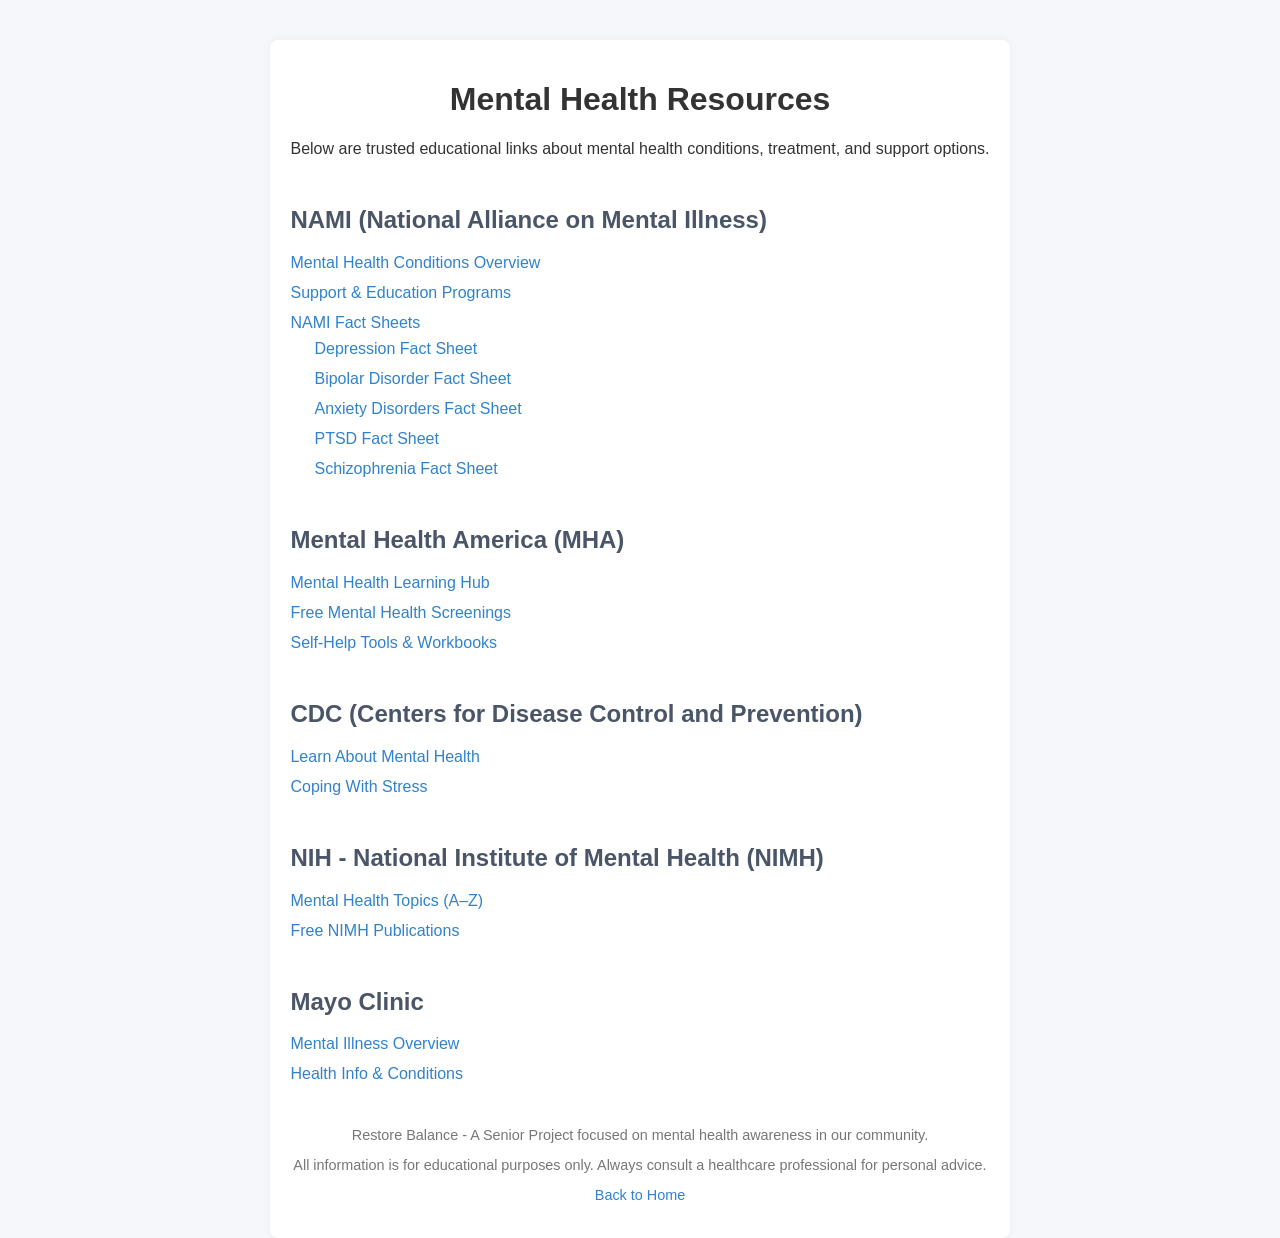
<file: html/header.html>
<!DOCTYPE html>
<html lang="en">
  <head>
    <meta charset="UTF-8" />
    <meta name="viewport" content="width=device-width, initial-scale=1" />
    <title>Mental Health Resources</title>
    <style>
      body {
        font-family: Arial, sans-serif;
        background-color: #f5f7fa;
        color: #333;
        margin: 0;
        padding: 0;
        display: flex;
        justify-content: center;
        padding-top: 40px;
      }
      .container {
        max-width: 700px;
        padding: 20px;
        background-color: white;
        border-radius: 8px;
        box-shadow: 0 0 8px rgba(0, 0, 0, 0.05);
        text-align: center;
      }
      h1 {
        color: #333;
      }
      h2 {
        color: #4a5568;
        margin-top: 2em;
        text-align: left;
      }
      ul {
        list-style-type: none;
        padding: 0;
        text-align: left;
      }
      li {
        margin-bottom: 0.75em;
      }
      a {
        text-decoration: none;
        color: #3182ce;
      }
      a:hover {
        text-decoration: underline;
      }
      footer {
        margin-top: 3em;
        font-size: 0.9em;
        color: #777;
      }
      .subcategory {
        margin-left: 1.5em;
        margin-top: 0.5em;
      }
      footer a {
        color: #3182ce;
        text-decoration: none;
      }
      footer a:hover {
        text-decoration: underline;
      }
    </style>
  </head>
  <body>
    <div class="container">
      <h1>Mental Health Resources</h1>
      <p>
        Below are trusted educational links about mental health conditions,
        treatment, and support options.
      </p>

      <h2>NAMI (National Alliance on Mental Illness)</h2>
      <ul>
        <li>
          <a
            href="https://www.nami.org/about-mental-illness/mental-health-conditions/"
            target="_blank"
            rel="noopener noreferrer"
            >Mental Health Conditions Overview</a
          >
        </li>
        <li>
          <a
            href="https://www.nami.org/support-education/"
            target="_blank"
            rel="noopener noreferrer"
            >Support & Education Programs</a
          >
        </li>
        <li>
          <a
            href="https://namichl.org/about-mental-illness/fact-sheets/"
            target="_blank"
            rel="noopener noreferrer"
            >NAMI Fact Sheets</a
          >
          <ul class="subcategory">
            <li>
              <a
                href="https://namichl.org/wp-content/uploads/sites/11/2021/04/Depression.pdf"
                target="_blank"
                rel="noopener noreferrer"
                >Depression Fact Sheet</a
              >
            </li>
            <li>
              <a
                href="https://namichl.org/wp-content/uploads/sites/11/2021/04/Bipolar-Disorder.pdf"
                target="_blank"
                rel="noopener noreferrer"
                >Bipolar Disorder Fact Sheet</a
              >
            </li>
            <li>
              <a
                href="https://namichl.org/wp-content/uploads/sites/11/2021/04/Anxiety-Disorders.pdf"
                target="_blank"
                rel="noopener noreferrer"
                >Anxiety Disorders Fact Sheet</a
              >
            </li>
            <li>
              <a
                href="https://namichl.org/wp-content/uploads/sites/11/2021/04/PTSD.pdf"
                target="_blank"
                rel="noopener noreferrer"
                >PTSD Fact Sheet</a
              >
            </li>
            <li>
              <a
                href="https://namichl.org/wp-content/uploads/sites/11/2021/04/Schizophrenia.pdf"
                target="_blank"
                rel="noopener noreferrer"
                >Schizophrenia Fact Sheet</a
              >
            </li>
          </ul>
        </li>
      </ul>

      <h2>Mental Health America (MHA)</h2>
      <ul>
        <li>
          <a
            href="https://mhanational.org/mental-health-learning-hub/"
            target="_blank"
            rel="noopener noreferrer"
            >Mental Health Learning Hub</a
          >
        </li>
        <li>
          <a
            href="https://screening.mhanational.org/screening-tools/"
            target="_blank"
            rel="noopener noreferrer"
            >Free Mental Health Screenings</a
          >
        </li>
        <li>
          <a
            href="https://mhanational.org/resources/self-help-tools/"
            target="_blank"
            rel="noopener noreferrer"
            >Self‑Help Tools & Workbooks</a
          >
        </li>
      </ul>

      <h2>CDC (Centers for Disease Control and Prevention)</h2>
      <ul>
        <li>
          <a
            href="https://www.cdc.gov/mental-health/about/index.html"
            target="_blank"
            rel="noopener noreferrer"
            >Learn About Mental Health</a
          >
        </li>
        <li>
          <a
            href="https://www.cdc.gov/mental-health/living-with/index.html"
            target="_blank"
            rel="noopener noreferrer"
            >Coping With Stress</a
          >
        </li>
      </ul>

      <h2>NIH - National Institute of Mental Health (NIMH)</h2>
      <ul>
        <li>
          <a
            href="https://www.nimh.nih.gov/health/topics"
            target="_blank"
            rel="noopener noreferrer"
            >Mental Health Topics (A–Z)</a
          >
        </li>
        <li>
          <a
            href="https://www.nimh.nih.gov/health/publications"
            target="_blank"
            rel="noopener noreferrer"
            >Free NIMH Publications</a
          >
        </li>
      </ul>

      <h2>Mayo Clinic</h2>
      <ul>
        <li>
          <a
            href="https://www.mayoclinic.org/diseases-conditions/mental-illness/symptoms-causes/syc-20374968"
            target="_blank"
            rel="noopener noreferrer"
            >Mental Illness Overview</a
          >
        </li>
        <li>
          <a
            href="https://www.mayoclinic.org/patient-care-and-health-information"
            target="_blank"
            rel="noopener noreferrer"
            >Health Info & Conditions</a
          >
        </li>
      </ul>

    <footer>
      <p>
        Restore Balance - A Senior Project focused on mental health awareness in
        our community.
      </p>
      <p>
        All information is for educational purposes only. Always consult a
        healthcare professional for personal advice.
      </p>
      <p><a href="../index.html">Back to Home</a></p>
    </footer>
    </div>
  </body>
</html>
</file>
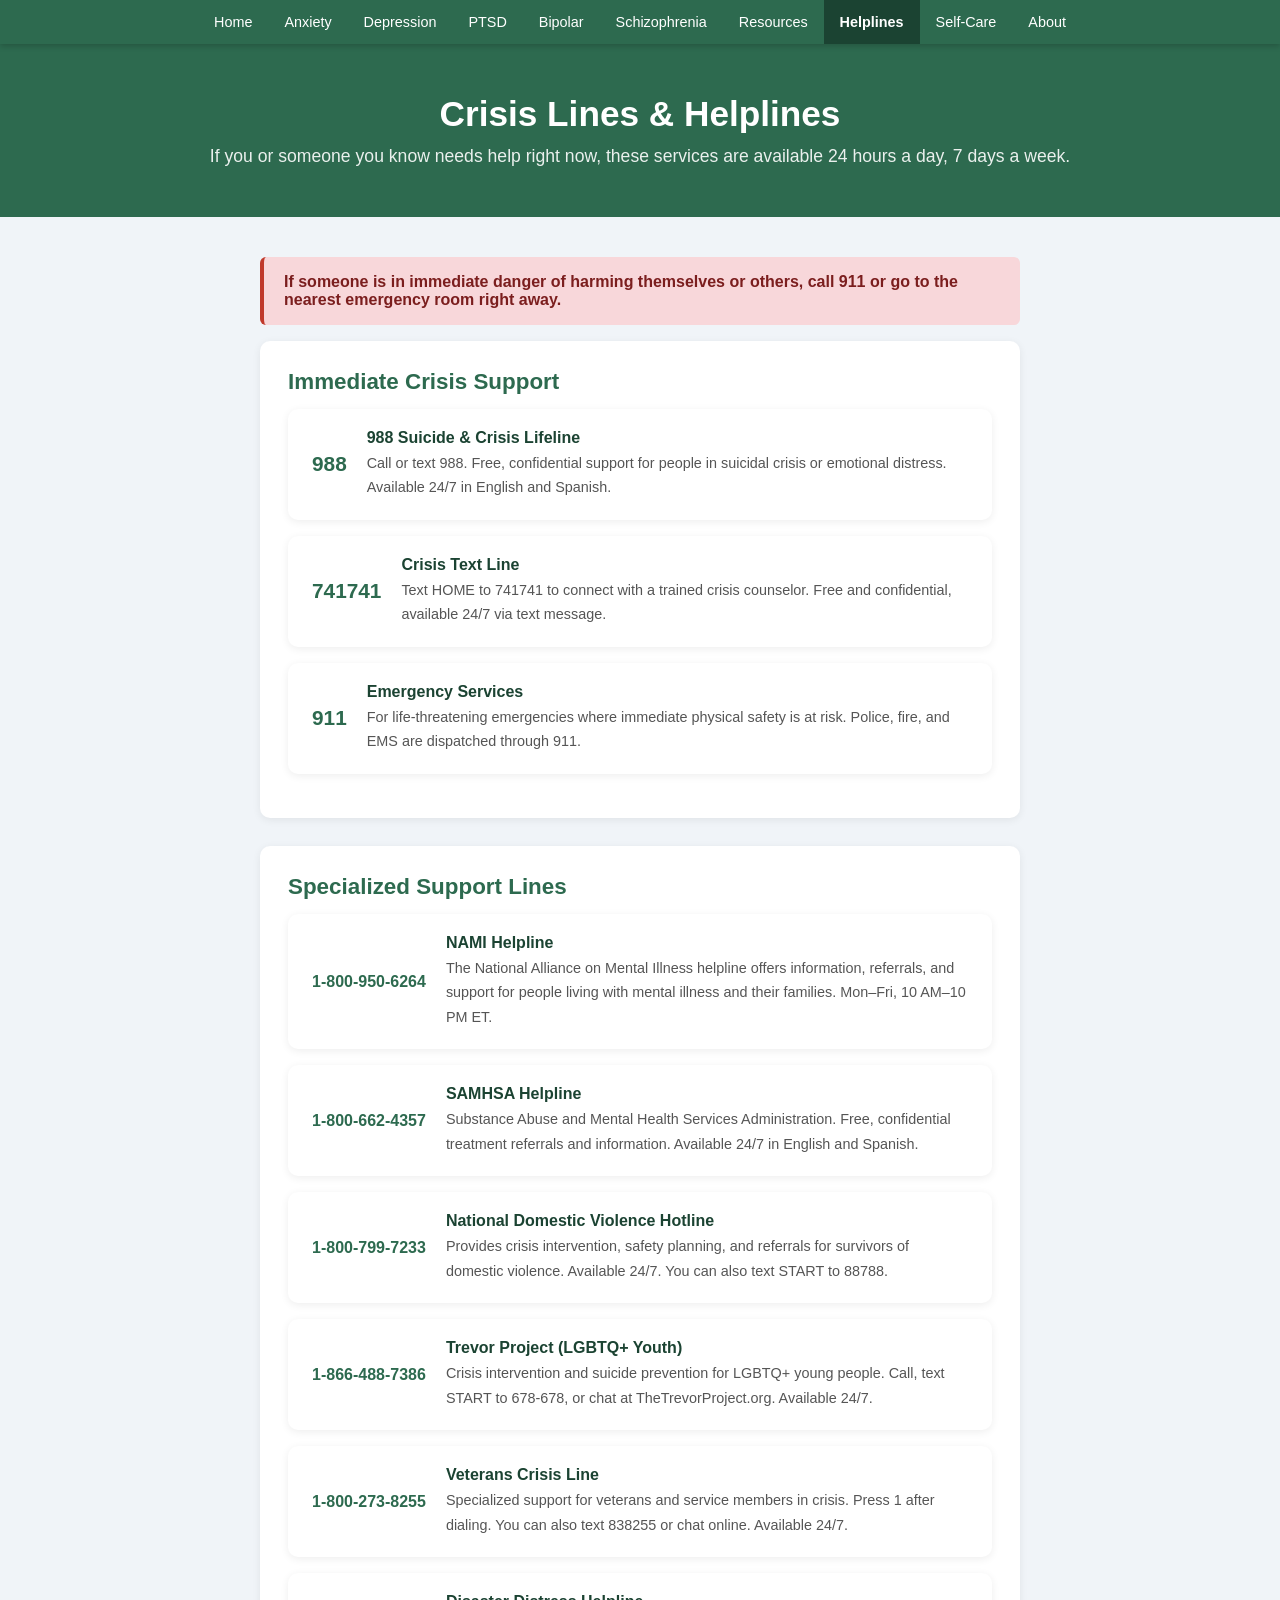
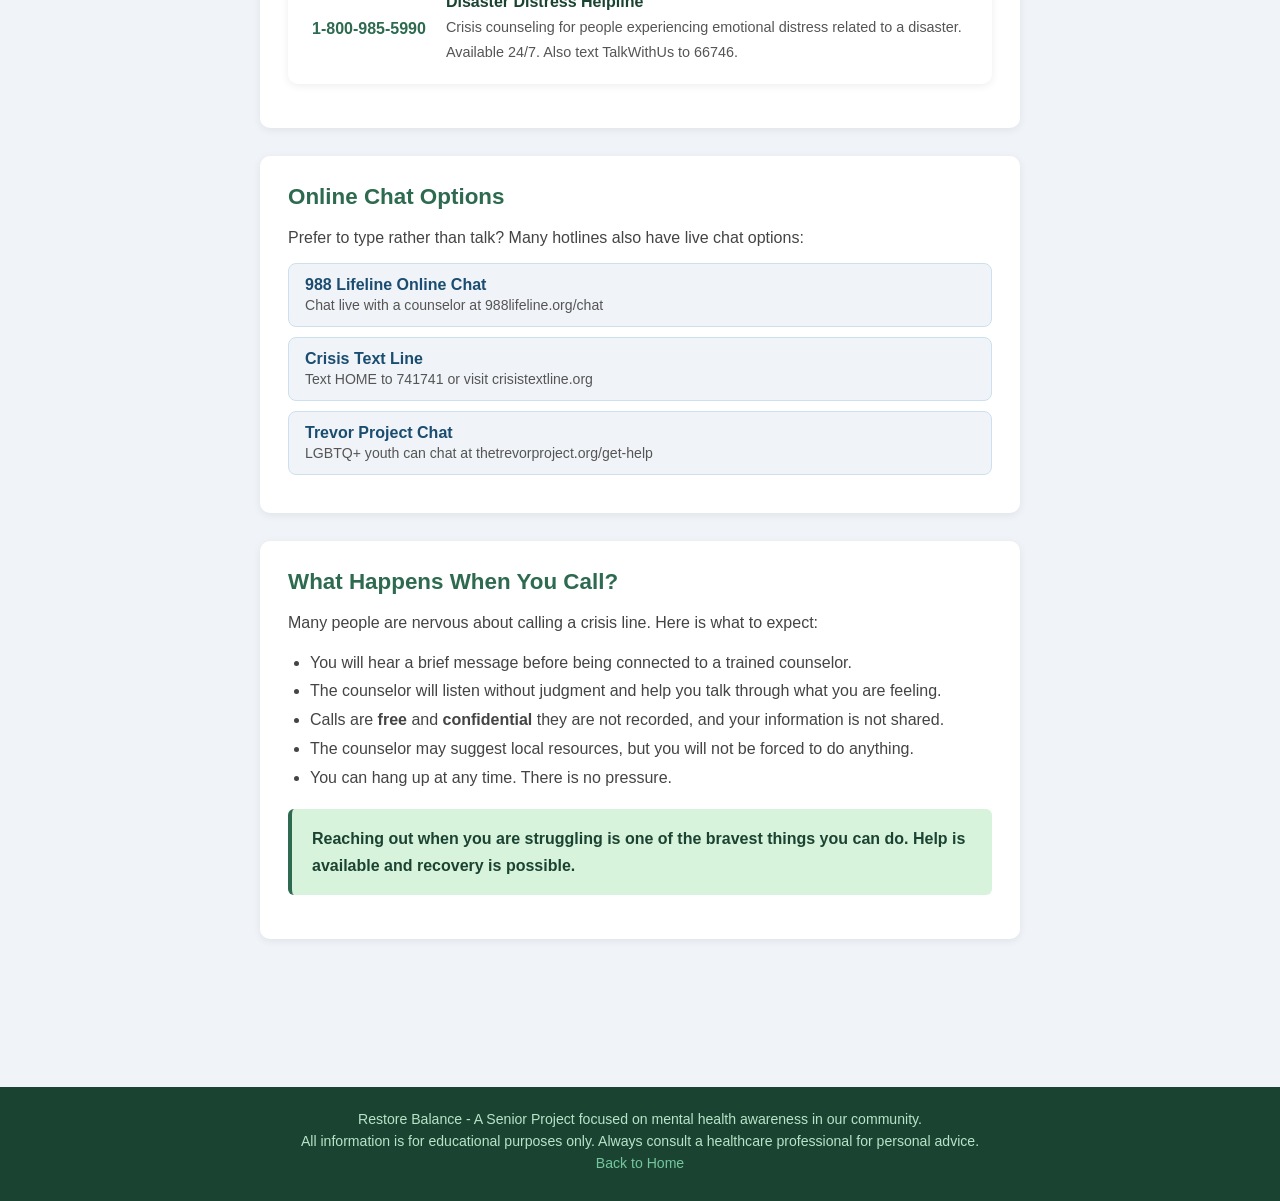
<file: html/helplines.html>
<!DOCTYPE html>
<html lang="en">
<head>
  <meta charset="UTF-8" />
  <meta name="viewport" content="width=device-width, initial-scale=1.0" />
  <title>Helplines | Restore Balance</title>
  <link rel="stylesheet" href="../style.css" />
</head>
<body>

<nav>
  <ul>
    <li><a href="../index.html">Home</a></li>
    <li><a href="anxiety.html">Anxiety</a></li>
    <li><a href="depression.html">Depression</a></li>
    <li><a href="ptsd.html">PTSD</a></li>
    <li><a href="bipolar.html">Bipolar</a></li>
    <li><a href="schizophrenia.html">Schizophrenia</a></li>
    <li><a href="resources.html">Resources</a></li>
    <li><a href="helplines.html" class="active">Helplines</a></li>
    <li><a href="self-care.html">Self-Care</a></li>
    <li><a href="about.html">About</a></li>
  </ul>
</nav>

<div class="hero">
  <h1>Crisis Lines & Helplines</h1>
  <p>If you or someone you know needs help right now, these services are available 24 hours a day, 7 days a week.</p>
</div>

<div class="page-wrapper">

  <div class="crisis-box">
    <p>If someone is in immediate danger of harming themselves or others, call 911 or go to the nearest emergency room right away.</p>
  </div>

  <div class="card">
    <h2>Immediate Crisis Support</h2>

    <div class="hotline-card">
      <div class="hotline-number">988</div>
      <div class="hotline-info">
        <strong>988 Suicide & Crisis Lifeline</strong>
        <p>Call or text 988. Free, confidential support for people in suicidal crisis or emotional distress. Available 24/7 in English and Spanish.</p>
      </div>
    </div>

    <div class="hotline-card">
      <div class="hotline-number">741741</div>
      <div class="hotline-info">
        <strong>Crisis Text Line</strong>
        <p>Text HOME to 741741 to connect with a trained crisis counselor. Free and confidential, available 24/7 via text message.</p>
      </div>
    </div>

    <div class="hotline-card">
      <div class="hotline-number">911</div>
      <div class="hotline-info">
        <strong>Emergency Services</strong>
        <p>For life-threatening emergencies where immediate physical safety is at risk. Police, fire, and EMS are dispatched through 911.</p>
      </div>
    </div>
  </div>

  <div class="card">
    <h2>Specialized Support Lines</h2>

    <div class="hotline-card">
      <div class="hotline-number" style="font-size:1em;">1-800-950-6264</div>
      <div class="hotline-info">
        <strong>NAMI Helpline</strong>
        <p>The National Alliance on Mental Illness helpline offers information, referrals, and support for people living with mental illness and their families. Mon–Fri, 10 AM–10 PM ET.</p>
      </div>
    </div>

    <div class="hotline-card">
      <div class="hotline-number" style="font-size:1em;">1-800-662-4357</div>
      <div class="hotline-info">
        <strong>SAMHSA Helpline</strong>
        <p>Substance Abuse and Mental Health Services Administration. Free, confidential treatment referrals and information. Available 24/7 in English and Spanish.</p>
      </div>
    </div>

    <div class="hotline-card">
      <div class="hotline-number" style="font-size:1em;">1-800-799-7233</div>
      <div class="hotline-info">
        <strong>National Domestic Violence Hotline</strong>
        <p>Provides crisis intervention, safety planning, and referrals for survivors of domestic violence. Available 24/7. You can also text START to 88788.</p>
      </div>
    </div>

    <div class="hotline-card">
      <div class="hotline-number" style="font-size:1em;">1-866-488-7386</div>
      <div class="hotline-info">
        <strong>Trevor Project (LGBTQ+ Youth)</strong>
        <p>Crisis intervention and suicide prevention for LGBTQ+ young people. Call, text START to 678-678, or chat at TheTrevorProject.org. Available 24/7.</p>
      </div>
    </div>

    <div class="hotline-card">
      <div class="hotline-number" style="font-size:1em;">1-800-273-8255</div>
      <div class="hotline-info">
        <strong>Veterans Crisis Line</strong>
        <p>Specialized support for veterans and service members in crisis. Press 1 after dialing. You can also text 838255 or chat online. Available 24/7.</p>
      </div>
    </div>

    <div class="hotline-card">
      <div class="hotline-number" style="font-size:1em;">1-800-985-5990</div>
      <div class="hotline-info">
        <strong>Disaster Distress Helpline</strong>
        <p>Crisis counseling for people experiencing emotional distress related to a disaster. Available 24/7. Also text TalkWithUs to 66746.</p>
      </div>
    </div>
  </div>

  <div class="card">
    <h2>Online Chat Options</h2>
    <p>Prefer to type rather than talk? Many hotlines also have live chat options:</p>
    <a href="https://988lifeline.org/chat/" target="_blank" rel="noopener noreferrer" class="resource-link">
      <strong>988 Lifeline Online Chat</strong>
      <span>Chat live with a counselor at 988lifeline.org/chat</span>
    </a>
    <a href="https://www.crisistextline.org/" target="_blank" rel="noopener noreferrer" class="resource-link">
      <strong>Crisis Text Line</strong>
      <span>Text HOME to 741741 or visit crisistextline.org</span>
    </a>
    <a href="https://www.thetrevorproject.org/get-help/" target="_blank" rel="noopener noreferrer" class="resource-link">
      <strong>Trevor Project Chat</strong>
      <span>LGBTQ+ youth can chat at thetrevorproject.org/get-help</span>
    </a>
  </div>

  <div class="card">
    <h2>What Happens When You Call?</h2>
    <p>Many people are nervous about calling a crisis line. Here is what to expect:</p>
    <ul>
      <li>You will hear a brief message before being connected to a trained counselor.</li>
      <li>The counselor will listen without judgment and help you talk through what you are feeling.</li>
      <li>Calls are <strong>free</strong> and <strong>confidential</strong> they are not recorded, and your information is not shared.</li>
      <li>The counselor may suggest local resources, but you will not be forced to do anything.</li>
      <li>You can hang up at any time. There is no pressure.</li>
    </ul>
    <div class="info-box">
      <p>Reaching out when you are struggling is one of the bravest things you can do. Help is available and recovery is possible.</p>
    </div>
  </div>

</div>

    <footer>
      <p>
        Restore Balance - A Senior Project focused on mental health awareness in
        our community.
      </p>
      <p>
        All information is for educational purposes only. Always consult a
        healthcare professional for personal advice.
      </p>
      <p><a href="../index.html">Back to Home</a></p>
    </footer>

</body>
</html>
</file>
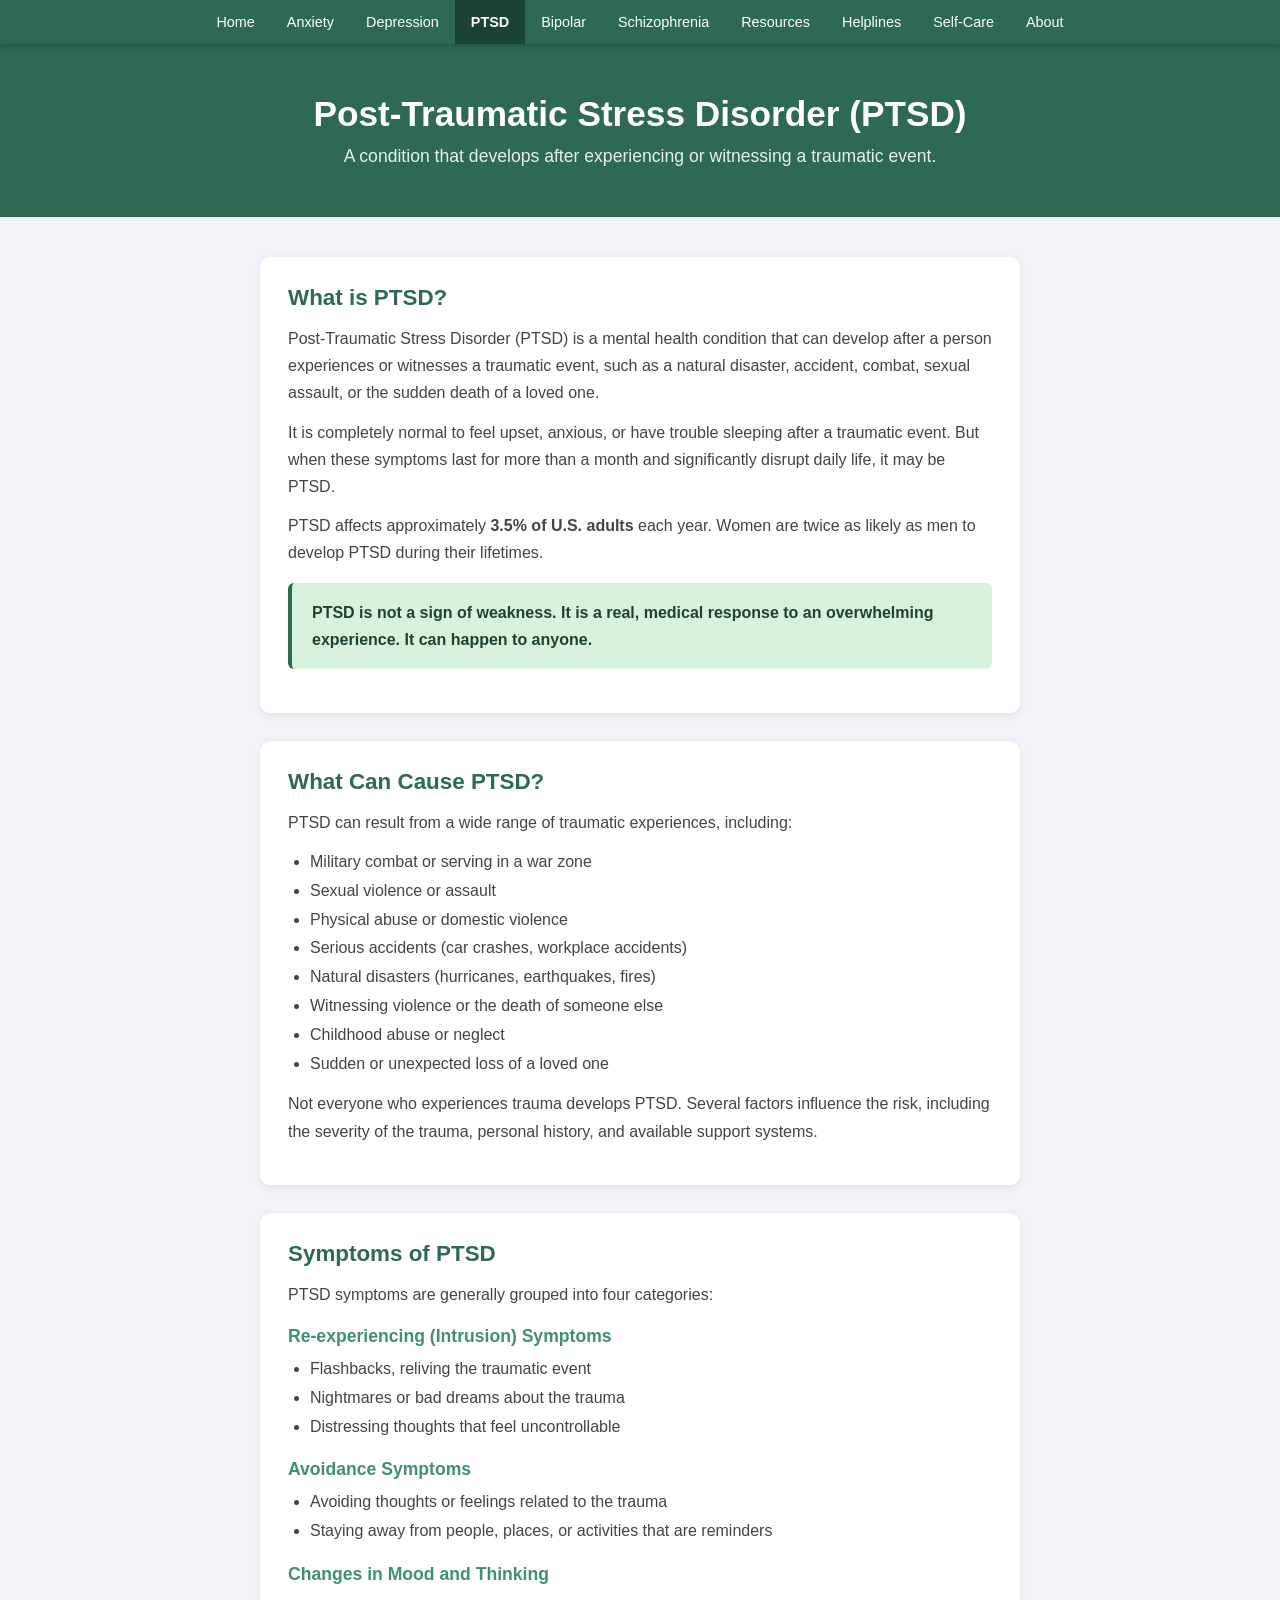
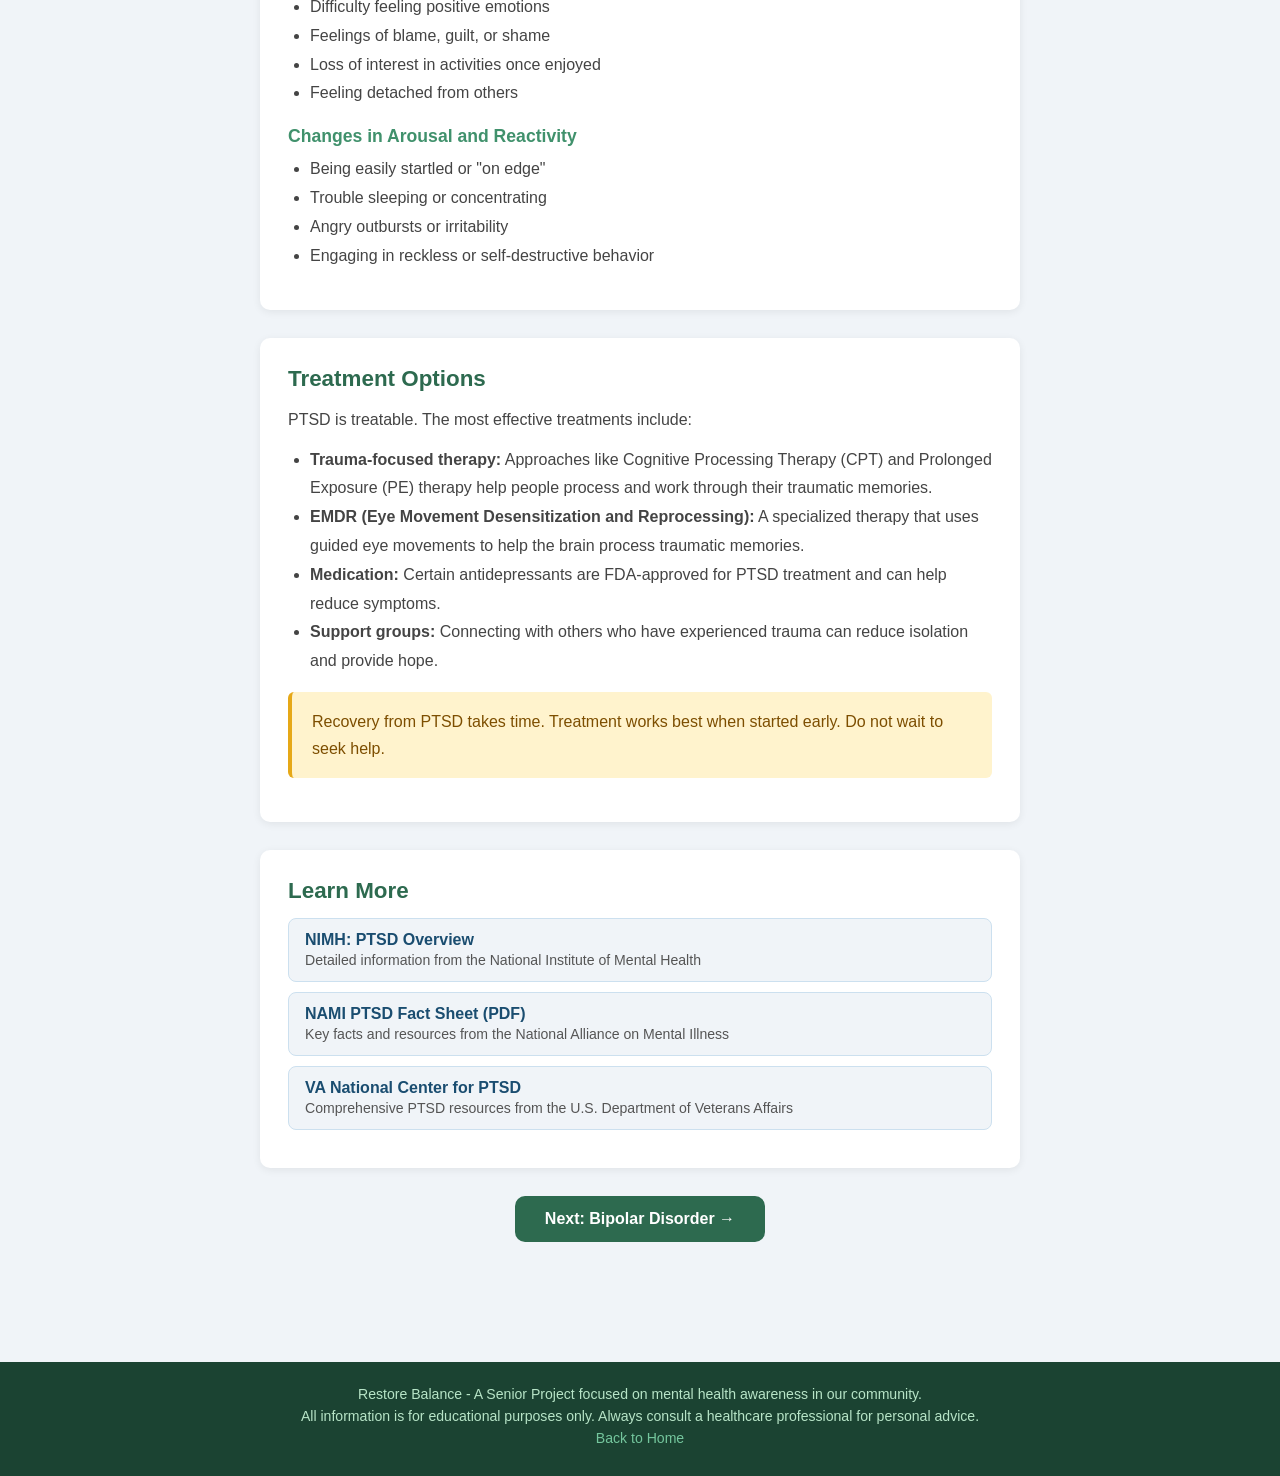
<file: html/ptsd.html>
<!DOCTYPE html>
<html lang="en">
<head>
  <meta charset="UTF-8" />
  <meta name="viewport" content="width=device-width, initial-scale=1.0" />
  <title>PTSD | Restore Balance</title>
  <link rel="stylesheet" href="../style.css" />
</head>
<body>

<nav>
  <ul>
    <li><a href="../index.html">Home</a></li>
    <li><a href="anxiety.html">Anxiety</a></li>
    <li><a href="depression.html">Depression</a></li>
    <li><a href="ptsd.html" class="active">PTSD</a></li>
    <li><a href="bipolar.html">Bipolar</a></li>
    <li><a href="schizophrenia.html">Schizophrenia</a></li>
    <li><a href="resources.html">Resources</a></li>
    <li><a href="helplines.html">Helplines</a></li>
    <li><a href="self-care.html">Self-Care</a></li>
    <li><a href="about.html">About</a></li>
  </ul>
</nav>

<div class="hero">
  <h1>Post-Traumatic Stress Disorder (PTSD)</h1>
  <p>A condition that develops after experiencing or witnessing a traumatic event.</p>
</div>

<div class="page-wrapper">

  <div class="card">
    <h2>What is PTSD?</h2>
    <p>Post-Traumatic Stress Disorder (PTSD) is a mental health condition that can develop after a person experiences or witnesses a traumatic event, such as a natural disaster, accident, combat, sexual assault, or the sudden death of a loved one.</p>
    <p>It is completely normal to feel upset, anxious, or have trouble sleeping after a traumatic event. But when these symptoms last for more than a month and significantly disrupt daily life, it may be PTSD.</p>
    <p>PTSD affects approximately <strong>3.5% of U.S. adults</strong> each year. Women are twice as likely as men to develop PTSD during their lifetimes.</p>
    <div class="info-box">
      <p>PTSD is not a sign of weakness. It is a real, medical response to an overwhelming experience. It can happen to anyone.</p>
    </div>
  </div>

  <div class="card">
    <h2>What Can Cause PTSD?</h2>
    <p>PTSD can result from a wide range of traumatic experiences, including:</p>
    <ul>
      <li>Military combat or serving in a war zone</li>
      <li>Sexual violence or assault</li>
      <li>Physical abuse or domestic violence</li>
      <li>Serious accidents (car crashes, workplace accidents)</li>
      <li>Natural disasters (hurricanes, earthquakes, fires)</li>
      <li>Witnessing violence or the death of someone else</li>
      <li>Childhood abuse or neglect</li>
      <li>Sudden or unexpected loss of a loved one</li>
    </ul>
    <p>Not everyone who experiences trauma develops PTSD. Several factors influence the risk, including the severity of the trauma, personal history, and available support systems.</p>
  </div>

  <div class="card">
    <h2>Symptoms of PTSD</h2>
    <p>PTSD symptoms are generally grouped into four categories:</p>

    <h3>Re-experiencing (Intrusion) Symptoms</h3>
    <ul>
      <li>Flashbacks, reliving the traumatic event</li>
      <li>Nightmares or bad dreams about the trauma</li>
      <li>Distressing thoughts that feel uncontrollable</li>
    </ul>

    <h3>Avoidance Symptoms</h3>
    <ul>
      <li>Avoiding thoughts or feelings related to the trauma</li>
      <li>Staying away from people, places, or activities that are reminders</li>
    </ul>

    <h3>Changes in Mood and Thinking</h3>
    <ul>
      <li>Difficulty feeling positive emotions</li>
      <li>Feelings of blame, guilt, or shame</li>
      <li>Loss of interest in activities once enjoyed</li>
      <li>Feeling detached from others</li>
    </ul>

    <h3>Changes in Arousal and Reactivity</h3>
    <ul>
      <li>Being easily startled or "on edge"</li>
      <li>Trouble sleeping or concentrating</li>
      <li>Angry outbursts or irritability</li>
      <li>Engaging in reckless or self-destructive behavior</li>
    </ul>
  </div>

  <div class="card">
    <h2>Treatment Options</h2>
    <p>PTSD is treatable. The most effective treatments include:</p>
    <ul>
      <li><strong>Trauma-focused therapy:</strong> Approaches like Cognitive Processing Therapy (CPT) and Prolonged Exposure (PE) therapy help people process and work through their traumatic memories.</li>
      <li><strong>EMDR (Eye Movement Desensitization and Reprocessing):</strong> A specialized therapy that uses guided eye movements to help the brain process traumatic memories.</li>
      <li><strong>Medication:</strong> Certain antidepressants are FDA-approved for PTSD treatment and can help reduce symptoms.</li>
      <li><strong>Support groups:</strong> Connecting with others who have experienced trauma can reduce isolation and provide hope.</li>
    </ul>
    <div class="warning-box">
      <p>Recovery from PTSD takes time. Treatment works best when started early. Do not wait to seek help.</p>
    </div>
  </div>

  <div class="card">
    <h2>Learn More</h2>
    <a href="https://www.nimh.nih.gov/health/topics/post-traumatic-stress-disorder-ptsd" target="_blank" rel="noopener noreferrer" class="resource-link">
      <strong>NIMH: PTSD Overview</strong>
      <span>Detailed information from the National Institute of Mental Health</span>
    </a>
    <a href="https://namichl.org/wp-content/uploads/sites/11/2021/04/PTSD.pdf" target="_blank" rel="noopener noreferrer" class="resource-link">
      <strong>NAMI PTSD Fact Sheet (PDF)</strong>
      <span>Key facts and resources from the National Alliance on Mental Illness</span>
    </a>
    <a href="https://www.ptsd.va.gov/" target="_blank" rel="noopener noreferrer" class="resource-link">
      <strong>VA National Center for PTSD</strong>
      <span>Comprehensive PTSD resources from the U.S. Department of Veterans Affairs</span>
    </a>
  </div>

  <div style="text-align:center; margin-top: 10px;">
    <a href="bipolar.html" class="condition-tile" style="display:inline-block; padding: 14px 30px;">Next: Bipolar Disorder &rarr;</a>
  </div>

</div>

    <footer>
      <p>
        Restore Balance - A Senior Project focused on mental health awareness in
        our community.
      </p>
      <p>
        All information is for educational purposes only. Always consult a
        healthcare professional for personal advice.
      </p>
      <p><a href="../index.html">Back to Home</a></p>
    </footer>

</body>
</html>
</file>
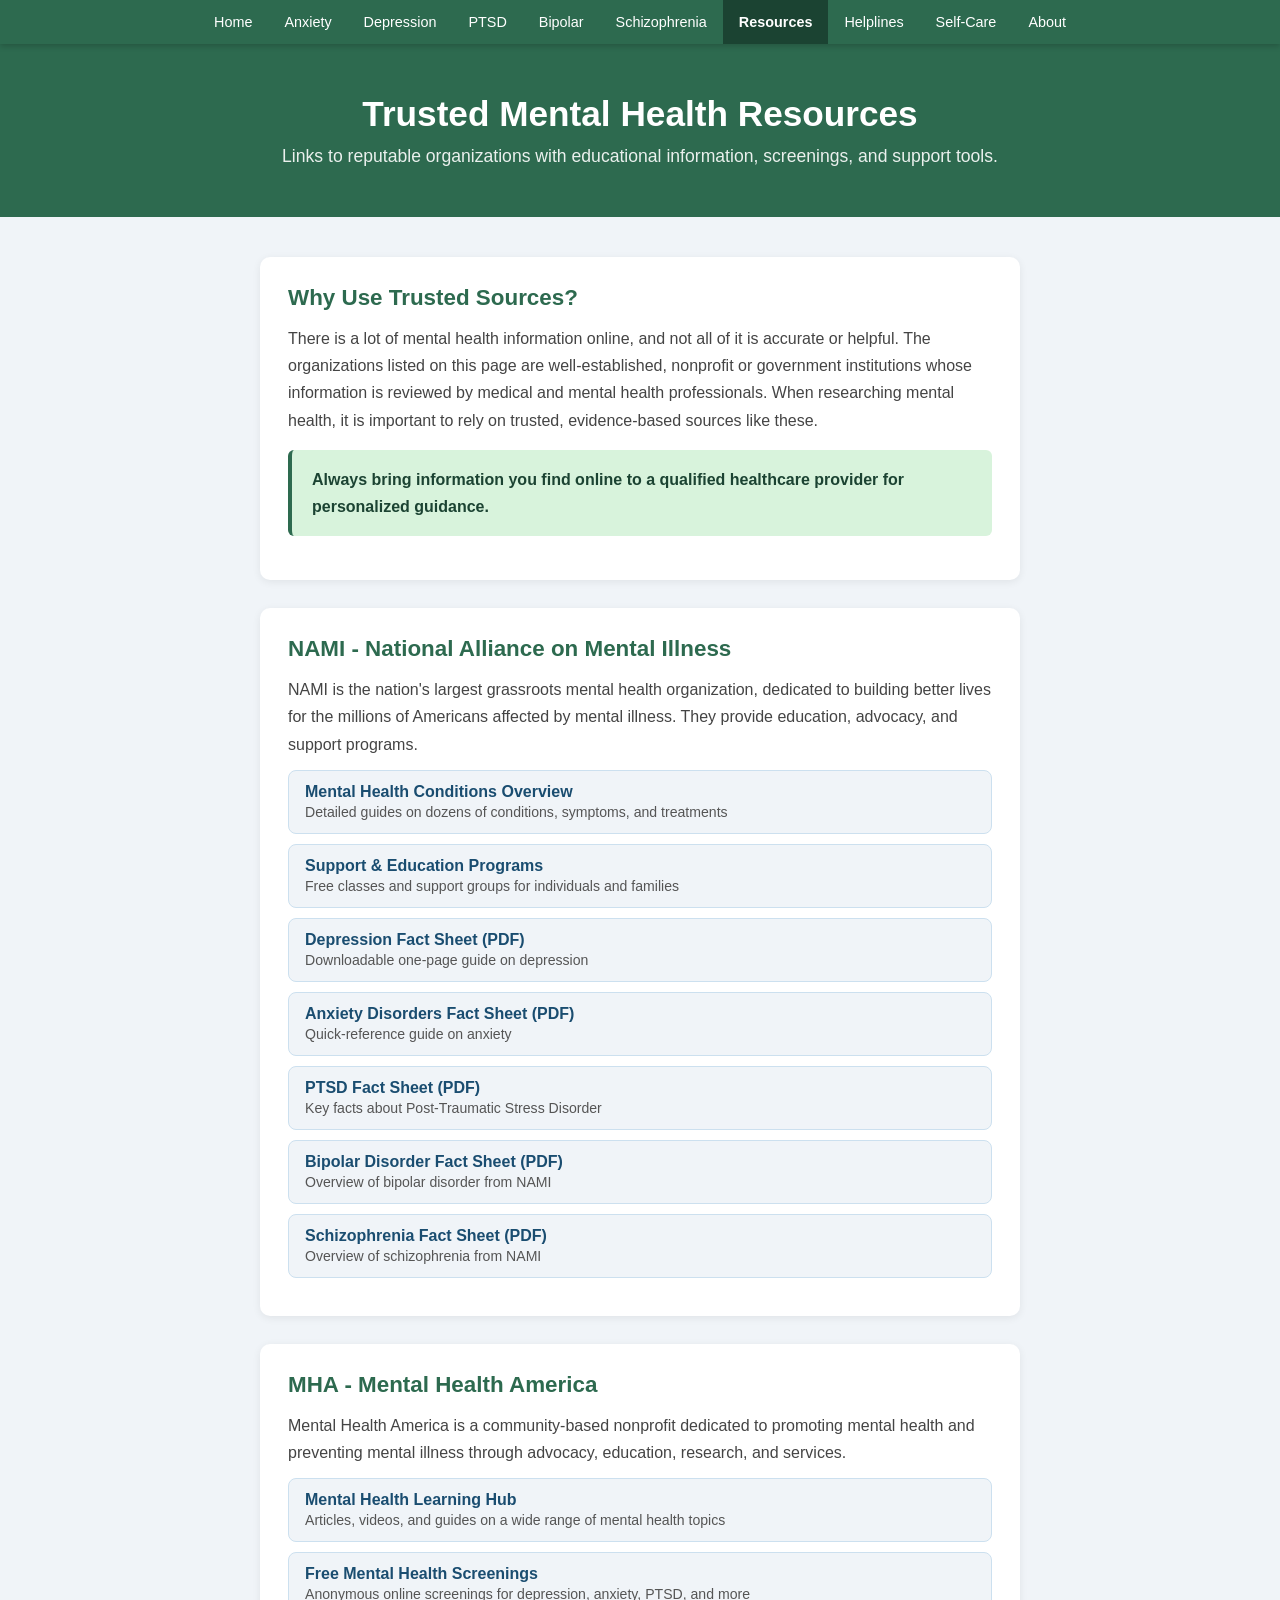
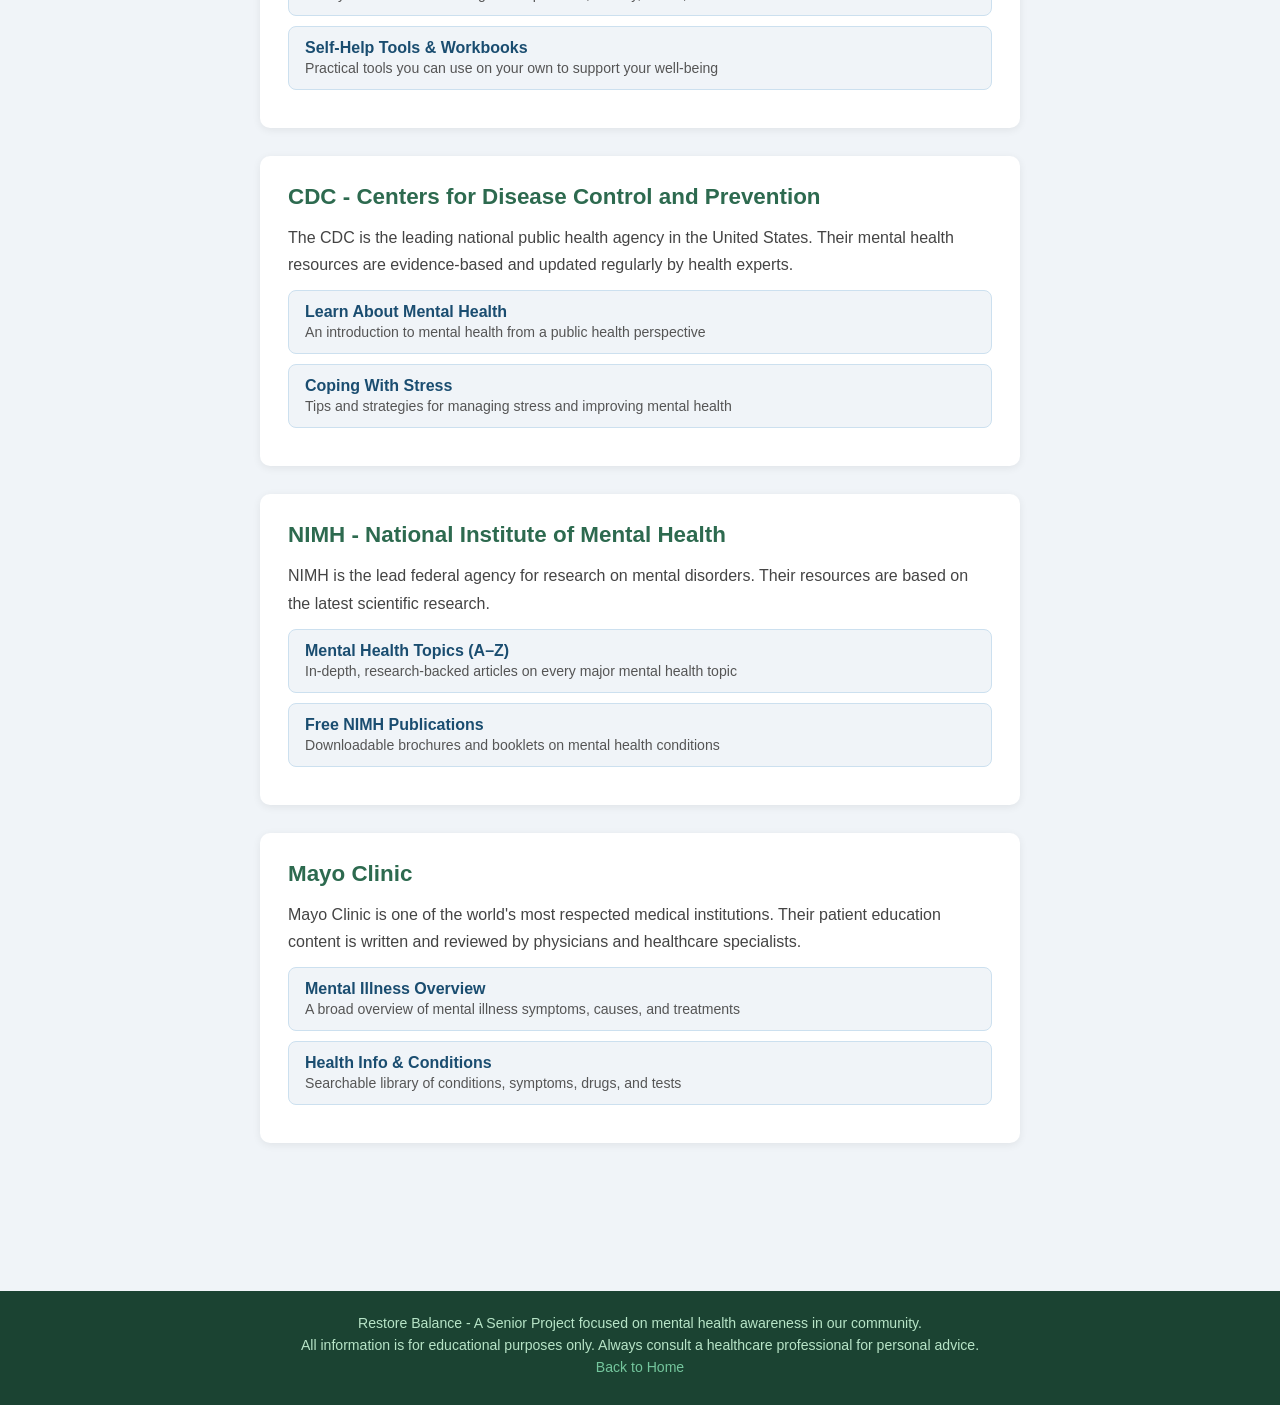
<file: html/resources.html>
<!DOCTYPE html>
<html lang="en">
<head>
  <meta charset="UTF-8" />
  <meta name="viewport" content="width=device-width, initial-scale=1.0" />
  <title>Trusted Resources | Restore Balance</title>
  <link rel="stylesheet" href="../style.css" />
</head>
<body>

<nav>
  <ul>
    <li><a href="../index.html">Home</a></li>
    <li><a href="anxiety.html">Anxiety</a></li>
    <li><a href="depression.html">Depression</a></li>
    <li><a href="ptsd.html">PTSD</a></li>
    <li><a href="bipolar.html">Bipolar</a></li>
    <li><a href="schizophrenia.html">Schizophrenia</a></li>
    <li><a href="resources.html" class="active">Resources</a></li>
    <li><a href="helplines.html">Helplines</a></li>
    <li><a href="self-care.html">Self-Care</a></li>
    <li><a href="about.html">About</a></li>
  </ul>
</nav>

<div class="hero">
  <h1>Trusted Mental Health Resources</h1>
  <p>Links to reputable organizations with educational information, screenings, and support tools.</p>
</div>

<div class="page-wrapper">

  <div class="card">
    <h2>Why Use Trusted Sources?</h2>
    <p>There is a lot of mental health information online, and not all of it is accurate or helpful. The organizations listed on this page are well-established, nonprofit or government institutions whose information is reviewed by medical and mental health professionals. When researching mental health, it is important to rely on trusted, evidence-based sources like these.</p>
    <div class="info-box">
      <p>Always bring information you find online to a qualified healthcare provider for personalized guidance.</p>
    </div>
  </div>

  <div class="card">
    <h2>NAMI - National Alliance on Mental Illness</h2>
    <p>NAMI is the nation's largest grassroots mental health organization, dedicated to building better lives for the millions of Americans affected by mental illness. They provide education, advocacy, and support programs.</p>
    <a href="https://www.nami.org/about-mental-illness/mental-health-conditions/" target="_blank" rel="noopener noreferrer" class="resource-link">
      <strong>Mental Health Conditions Overview</strong>
      <span>Detailed guides on dozens of conditions, symptoms, and treatments</span>
    </a>
    <a href="https://www.nami.org/support-education/" target="_blank" rel="noopener noreferrer" class="resource-link">
      <strong>Support & Education Programs</strong>
      <span>Free classes and support groups for individuals and families</span>
    </a>
    <a href="https://namichl.org/wp-content/uploads/sites/11/2021/04/Depression.pdf" target="_blank" rel="noopener noreferrer" class="resource-link">
      <strong>Depression Fact Sheet (PDF)</strong>
      <span>Downloadable one-page guide on depression</span>
    </a>
    <a href="https://namichl.org/wp-content/uploads/sites/11/2021/04/Anxiety-Disorders.pdf" target="_blank" rel="noopener noreferrer" class="resource-link">
      <strong>Anxiety Disorders Fact Sheet (PDF)</strong>
      <span>Quick-reference guide on anxiety</span>
    </a>
    <a href="https://namichl.org/wp-content/uploads/sites/11/2021/04/PTSD.pdf" target="_blank" rel="noopener noreferrer" class="resource-link">
      <strong>PTSD Fact Sheet (PDF)</strong>
      <span>Key facts about Post-Traumatic Stress Disorder</span>
    </a>
    <a href="https://namichl.org/wp-content/uploads/sites/11/2021/04/Bipolar-Disorder.pdf" target="_blank" rel="noopener noreferrer" class="resource-link">
      <strong>Bipolar Disorder Fact Sheet (PDF)</strong>
      <span>Overview of bipolar disorder from NAMI</span>
    </a>
    <a href="https://namichl.org/wp-content/uploads/sites/11/2021/04/Schizophrenia.pdf" target="_blank" rel="noopener noreferrer" class="resource-link">
      <strong>Schizophrenia Fact Sheet (PDF)</strong>
      <span>Overview of schizophrenia from NAMI</span>
    </a>
  </div>

  <div class="card">
    <h2>MHA - Mental Health America</h2>
    <p>Mental Health America is a community-based nonprofit dedicated to promoting mental health and preventing mental illness through advocacy, education, research, and services.</p>
    <a href="https://mhanational.org/mental-health-learning-hub/" target="_blank" rel="noopener noreferrer" class="resource-link">
      <strong>Mental Health Learning Hub</strong>
      <span>Articles, videos, and guides on a wide range of mental health topics</span>
    </a>
    <a href="https://screening.mhanational.org/screening-tools/" target="_blank" rel="noopener noreferrer" class="resource-link">
      <strong>Free Mental Health Screenings</strong>
      <span>Anonymous online screenings for depression, anxiety, PTSD, and more</span>
    </a>
    <a href="https://mhanational.org/resources/self-help-tools/" target="_blank" rel="noopener noreferrer" class="resource-link">
      <strong>Self-Help Tools & Workbooks</strong>
      <span>Practical tools you can use on your own to support your well-being</span>
    </a>
  </div>

  <div class="card">
    <h2>CDC - Centers for Disease Control and Prevention</h2>
    <p>The CDC is the leading national public health agency in the United States. Their mental health resources are evidence-based and updated regularly by health experts.</p>
    <a href="https://www.cdc.gov/mental-health/about/index.html" target="_blank" rel="noopener noreferrer" class="resource-link">
      <strong>Learn About Mental Health</strong>
      <span>An introduction to mental health from a public health perspective</span>
    </a>
    <a href="https://www.cdc.gov/mental-health/living-with/index.html" target="_blank" rel="noopener noreferrer" class="resource-link">
      <strong>Coping With Stress</strong>
      <span>Tips and strategies for managing stress and improving mental health</span>
    </a>
  </div>

  <div class="card">
    <h2>NIMH - National Institute of Mental Health</h2>
    <p>NIMH is the lead federal agency for research on mental disorders. Their resources are based on the latest scientific research.</p>
    <a href="https://www.nimh.nih.gov/health/topics" target="_blank" rel="noopener noreferrer" class="resource-link">
      <strong>Mental Health Topics (A–Z)</strong>
      <span>In-depth, research-backed articles on every major mental health topic</span>
    </a>
    <a href="https://www.nimh.nih.gov/health/publications" target="_blank" rel="noopener noreferrer" class="resource-link">
      <strong>Free NIMH Publications</strong>
      <span>Downloadable brochures and booklets on mental health conditions</span>
    </a>
  </div>

  <div class="card">
    <h2>Mayo Clinic</h2>
    <p>Mayo Clinic is one of the world's most respected medical institutions. Their patient education content is written and reviewed by physicians and healthcare specialists.</p>
    <a href="https://www.mayoclinic.org/diseases-conditions/mental-illness/symptoms-causes/syc-20374968" target="_blank" rel="noopener noreferrer" class="resource-link">
      <strong>Mental Illness Overview</strong>
      <span>A broad overview of mental illness symptoms, causes, and treatments</span>
    </a>
    <a href="https://www.mayoclinic.org/patient-care-and-health-information" target="_blank" rel="noopener noreferrer" class="resource-link">
      <strong>Health Info & Conditions</strong>
      <span>Searchable library of conditions, symptoms, drugs, and tests</span>
    </a>
  </div>

</div>

    <footer>
      <p>
        Restore Balance - A Senior Project focused on mental health awareness in
        our community.
      </p>
      <p>
        All information is for educational purposes only. Always consult a
        healthcare professional for personal advice.
      </p>
      <p><a href="../index.html">Back to Home</a></p>
    </footer>

</body>
</html>
</file>
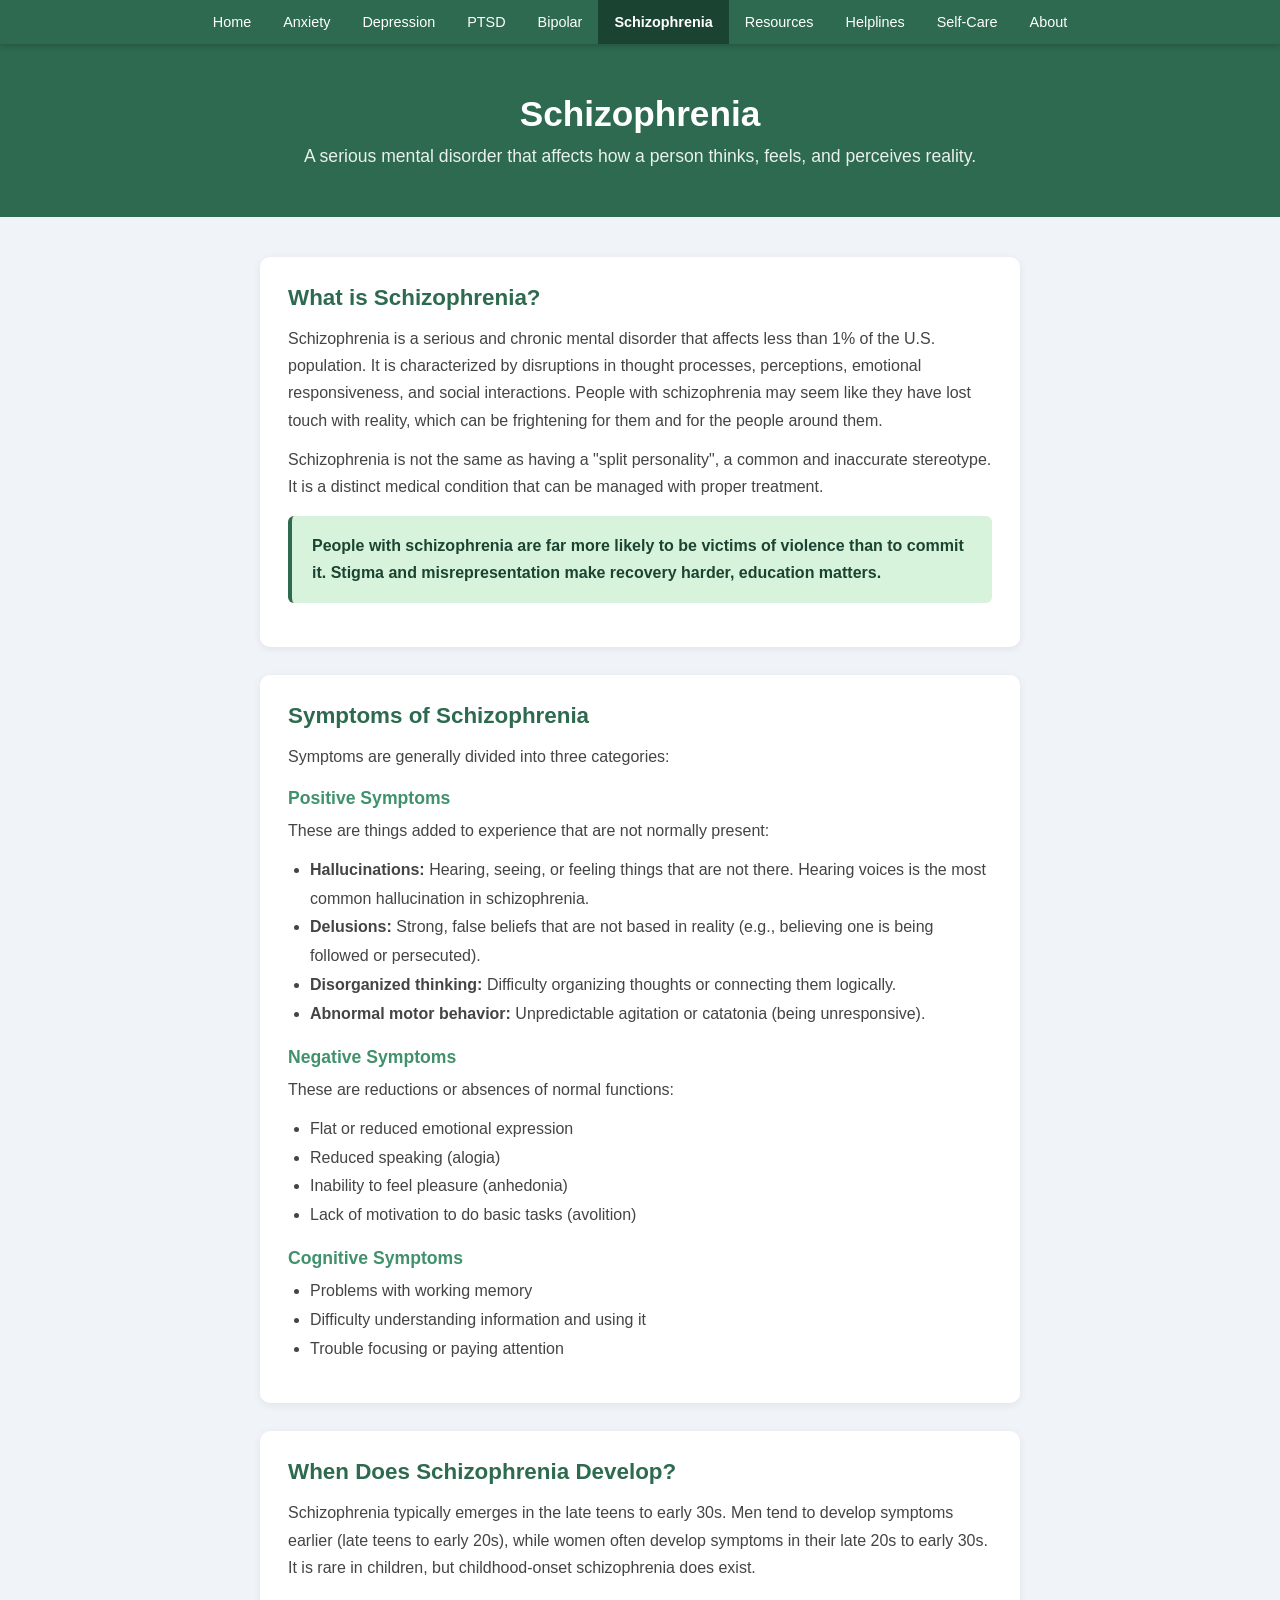
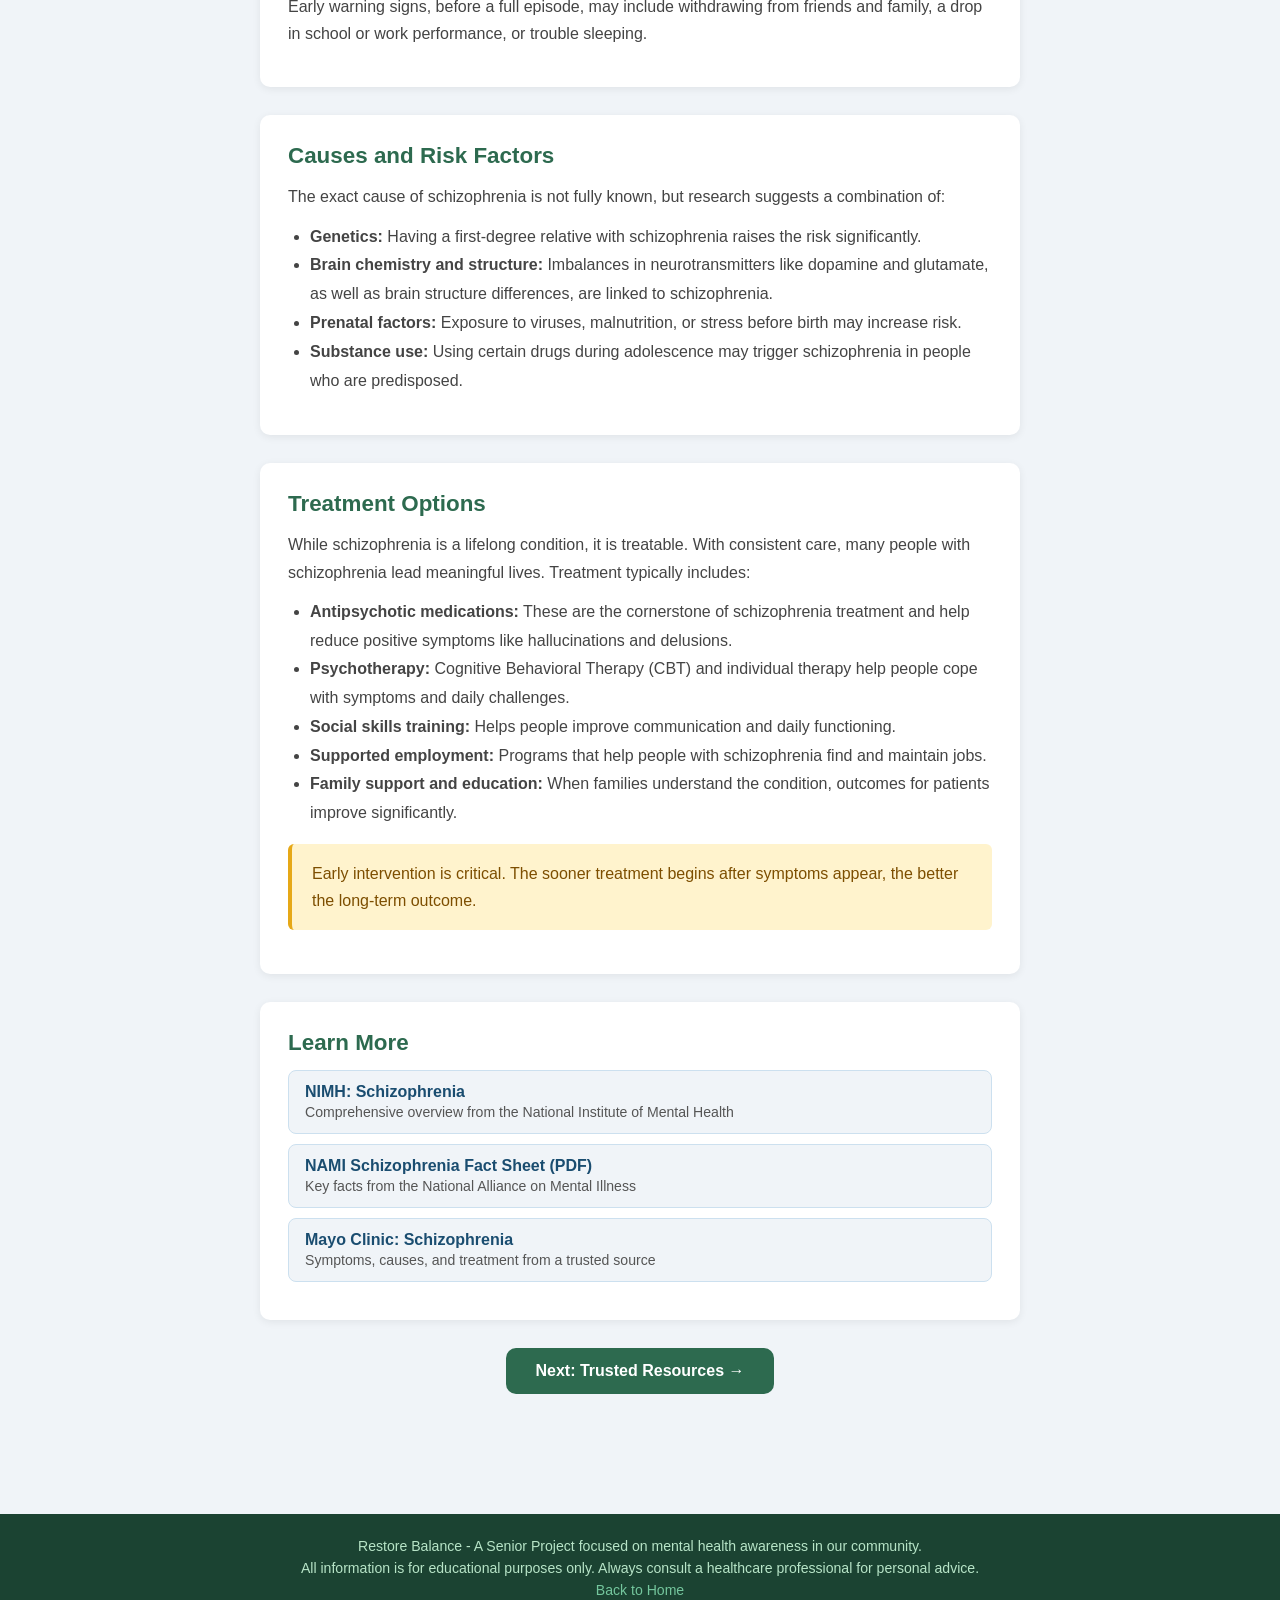
<file: html/schizophrenia.html>
<!doctype html>
<html lang="en">
  <head>
    <meta charset="UTF-8" />
    <meta name="viewport" content="width=device-width, initial-scale=1.0" />
    <title>Schizophrenia | Restore Balance</title>
    <link rel="stylesheet" href="../style.css" />
  </head>
  <body>
    <nav>
      <ul>
        <li><a href="../index.html">Home</a></li>
        <li><a href="anxiety.html">Anxiety</a></li>
        <li><a href="depression.html">Depression</a></li>
        <li><a href="ptsd.html">PTSD</a></li>
        <li><a href="bipolar.html">Bipolar</a></li>
        <li><a href="schizophrenia.html" class="active">Schizophrenia</a></li>
        <li><a href="resources.html">Resources</a></li>
        <li><a href="helplines.html">Helplines</a></li>
        <li><a href="self-care.html">Self-Care</a></li>
        <li><a href="about.html">About</a></li>
      </ul>
    </nav>

    <div class="hero">
      <h1>Schizophrenia</h1>
      <p>
        A serious mental disorder that affects how a person thinks, feels, and
        perceives reality.
      </p>
    </div>

    <div class="page-wrapper">
      <div class="card">
        <h2>What is Schizophrenia?</h2>
        <p>
          Schizophrenia is a serious and chronic mental disorder that affects
          less than 1% of the U.S. population. It is characterized by
          disruptions in thought processes, perceptions, emotional
          responsiveness, and social interactions. People with schizophrenia may
          seem like they have lost touch with reality, which can be frightening
          for them and for the people around them.
        </p>
        <p>
          Schizophrenia is not the same as having a "split personality", a
          common and inaccurate stereotype. It is a distinct medical condition
          that can be managed with proper treatment.
        </p>
        <div class="info-box">
          <p>
            People with schizophrenia are far more likely to be victims of
            violence than to commit it. Stigma and misrepresentation make
            recovery harder, education matters.
          </p>
        </div>
      </div>

      <div class="card">
        <h2>Symptoms of Schizophrenia</h2>
        <p>Symptoms are generally divided into three categories:</p>

        <h3>Positive Symptoms</h3>
        <p>
          These are things added to experience that are not normally present:
        </p>
        <ul>
          <li>
            <strong>Hallucinations:</strong> Hearing, seeing, or feeling things
            that are not there. Hearing voices is the most common hallucination
            in schizophrenia.
          </li>
          <li>
            <strong>Delusions:</strong> Strong, false beliefs that are not based
            in reality (e.g., believing one is being followed or persecuted).
          </li>
          <li>
            <strong>Disorganized thinking:</strong> Difficulty organizing
            thoughts or connecting them logically.
          </li>
          <li>
            <strong>Abnormal motor behavior:</strong> Unpredictable agitation or
            catatonia (being unresponsive).
          </li>
        </ul>

        <h3>Negative Symptoms</h3>
        <p>These are reductions or absences of normal functions:</p>
        <ul>
          <li>Flat or reduced emotional expression</li>
          <li>Reduced speaking (alogia)</li>
          <li>Inability to feel pleasure (anhedonia)</li>
          <li>Lack of motivation to do basic tasks (avolition)</li>
        </ul>

        <h3>Cognitive Symptoms</h3>
        <ul>
          <li>Problems with working memory</li>
          <li>Difficulty understanding information and using it</li>
          <li>Trouble focusing or paying attention</li>
        </ul>
      </div>

      <div class="card">
        <h2>When Does Schizophrenia Develop?</h2>
        <p>
          Schizophrenia typically emerges in the late teens to early 30s. Men
          tend to develop symptoms earlier (late teens to early 20s), while
          women often develop symptoms in their late 20s to early 30s. It is
          rare in children, but childhood-onset schizophrenia does exist.
        </p>
        <p>
          Early warning signs, before a full episode, may include withdrawing
          from friends and family, a drop in school or work performance, or
          trouble sleeping.
        </p>
      </div>

      <div class="card">
        <h2>Causes and Risk Factors</h2>
        <p>
          The exact cause of schizophrenia is not fully known, but research
          suggests a combination of:
        </p>
        <ul>
          <li>
            <strong>Genetics:</strong> Having a first-degree relative with
            schizophrenia raises the risk significantly.
          </li>
          <li>
            <strong>Brain chemistry and structure:</strong> Imbalances in
            neurotransmitters like dopamine and glutamate, as well as brain
            structure differences, are linked to schizophrenia.
          </li>
          <li>
            <strong>Prenatal factors:</strong> Exposure to viruses,
            malnutrition, or stress before birth may increase risk.
          </li>
          <li>
            <strong>Substance use:</strong> Using certain drugs during
            adolescence may trigger schizophrenia in people who are predisposed.
          </li>
        </ul>
      </div>

      <div class="card">
        <h2>Treatment Options</h2>
        <p>
          While schizophrenia is a lifelong condition, it is treatable. With
          consistent care, many people with schizophrenia lead meaningful lives.
          Treatment typically includes:
        </p>
        <ul>
          <li>
            <strong>Antipsychotic medications:</strong> These are the
            cornerstone of schizophrenia treatment and help reduce positive
            symptoms like hallucinations and delusions.
          </li>
          <li>
            <strong>Psychotherapy:</strong> Cognitive Behavioral Therapy (CBT)
            and individual therapy help people cope with symptoms and daily
            challenges.
          </li>
          <li>
            <strong>Social skills training:</strong> Helps people improve
            communication and daily functioning.
          </li>
          <li>
            <strong>Supported employment:</strong> Programs that help people
            with schizophrenia find and maintain jobs.
          </li>
          <li>
            <strong>Family support and education:</strong> When families
            understand the condition, outcomes for patients improve
            significantly.
          </li>
        </ul>
        <div class="warning-box">
          <p>
            Early intervention is critical. The sooner treatment begins after
            symptoms appear, the better the long-term outcome.
          </p>
        </div>
      </div>

      <div class="card">
        <h2>Learn More</h2>
        <a
          href="https://www.nimh.nih.gov/health/topics/schizophrenia"
          target="_blank"
          rel="noopener noreferrer"
          class="resource-link"
        >
          <strong>NIMH: Schizophrenia</strong>
          <span
            >Comprehensive overview from the National Institute of Mental
            Health</span
          >
        </a>
        <a
          href="https://namichl.org/wp-content/uploads/sites/11/2021/04/Schizophrenia.pdf"
          target="_blank"
          rel="noopener noreferrer"
          class="resource-link"
        >
          <strong>NAMI Schizophrenia Fact Sheet (PDF)</strong>
          <span>Key facts from the National Alliance on Mental Illness</span>
        </a>
        <a
          href="https://www.mayoclinic.org/diseases-conditions/schizophrenia/symptoms-causes/syc-20354443"
          target="_blank"
          rel="noopener noreferrer"
          class="resource-link"
        >
          <strong>Mayo Clinic: Schizophrenia</strong>
          <span>Symptoms, causes, and treatment from a trusted source</span>
        </a>
      </div>

      <div style="text-align: center; margin-top: 10px">
        <a
          href="resources.html"
          class="condition-tile"
          style="display: inline-block; padding: 14px 30px"
          >Next: Trusted Resources &rarr;</a
        >
      </div>
    </div>

    <footer>
      <p>
        Restore Balance - A Senior Project focused on mental health awareness in
        our community.
      </p>
      <p>
        All information is for educational purposes only. Always consult a
        healthcare professional for personal advice.
      </p>
      <p><a href="../index.html">Back to Home</a></p>
    </footer>
  </body>
</html>
</file>
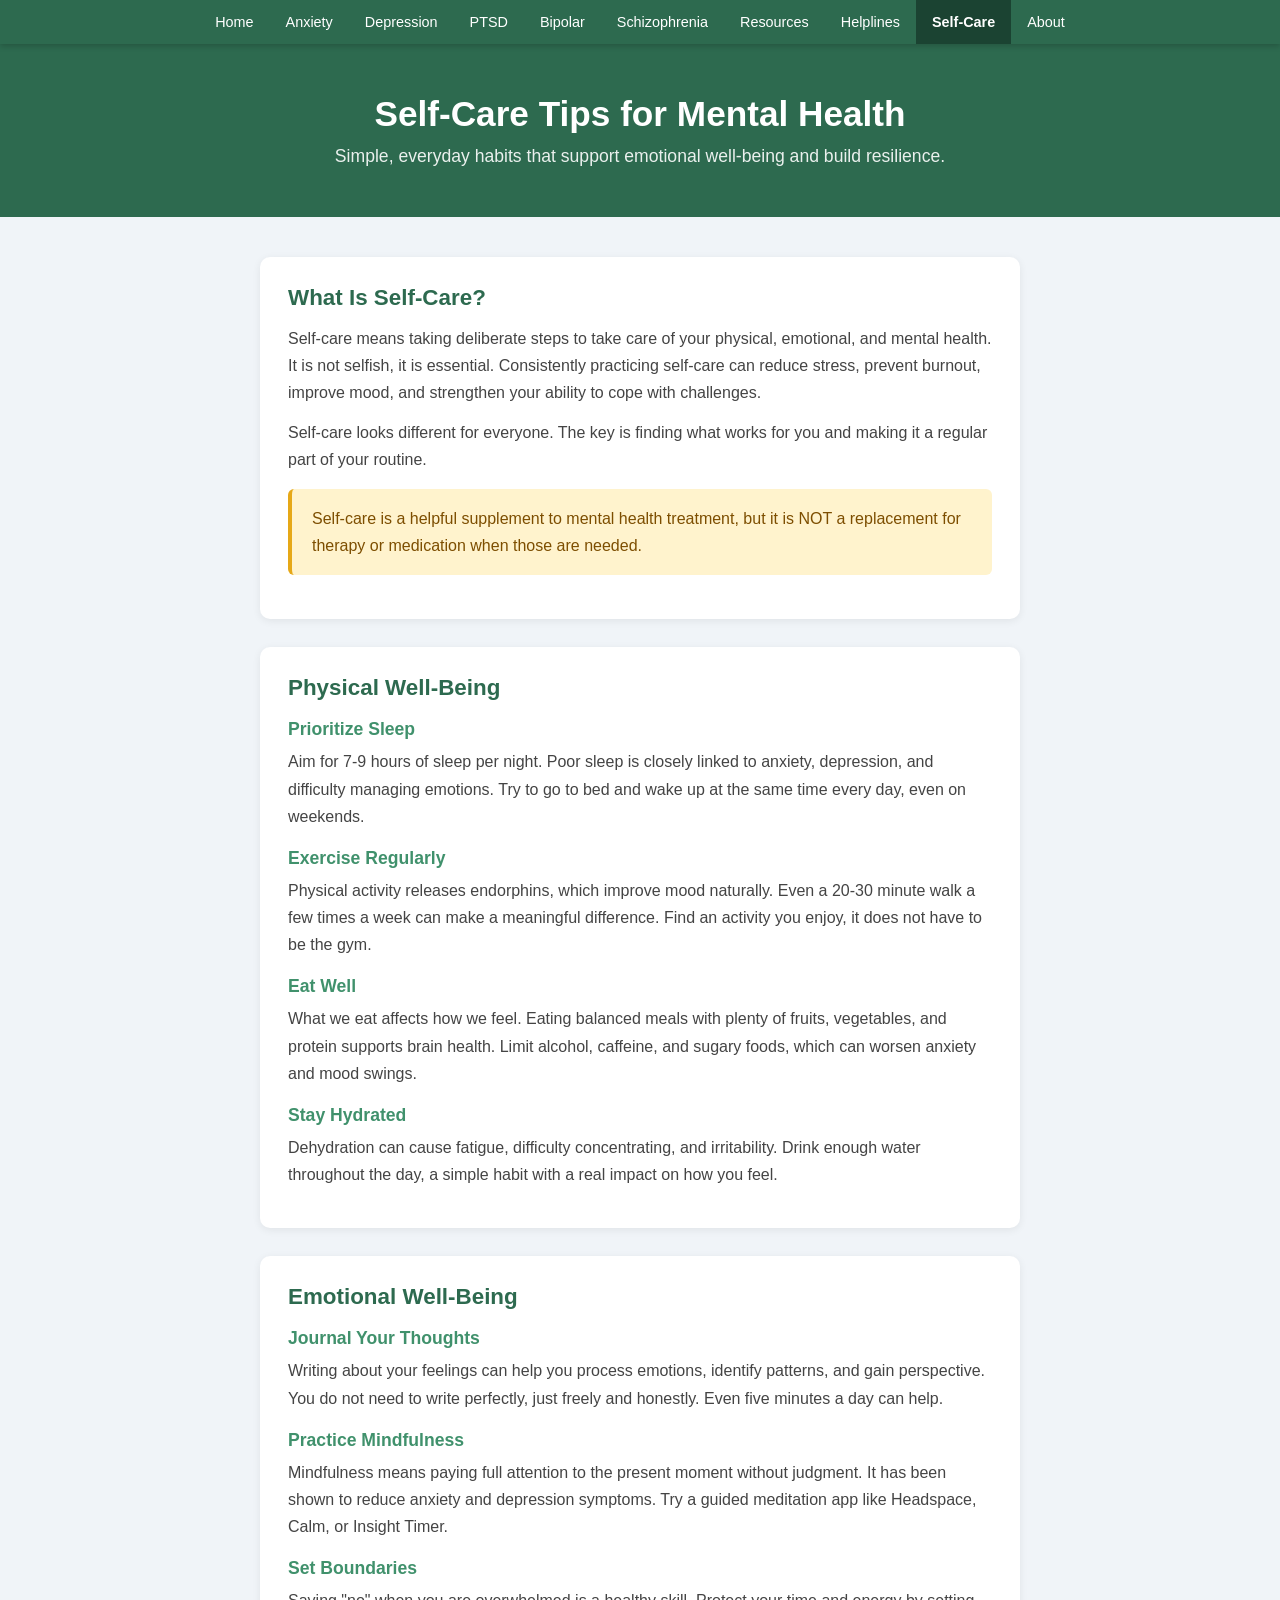
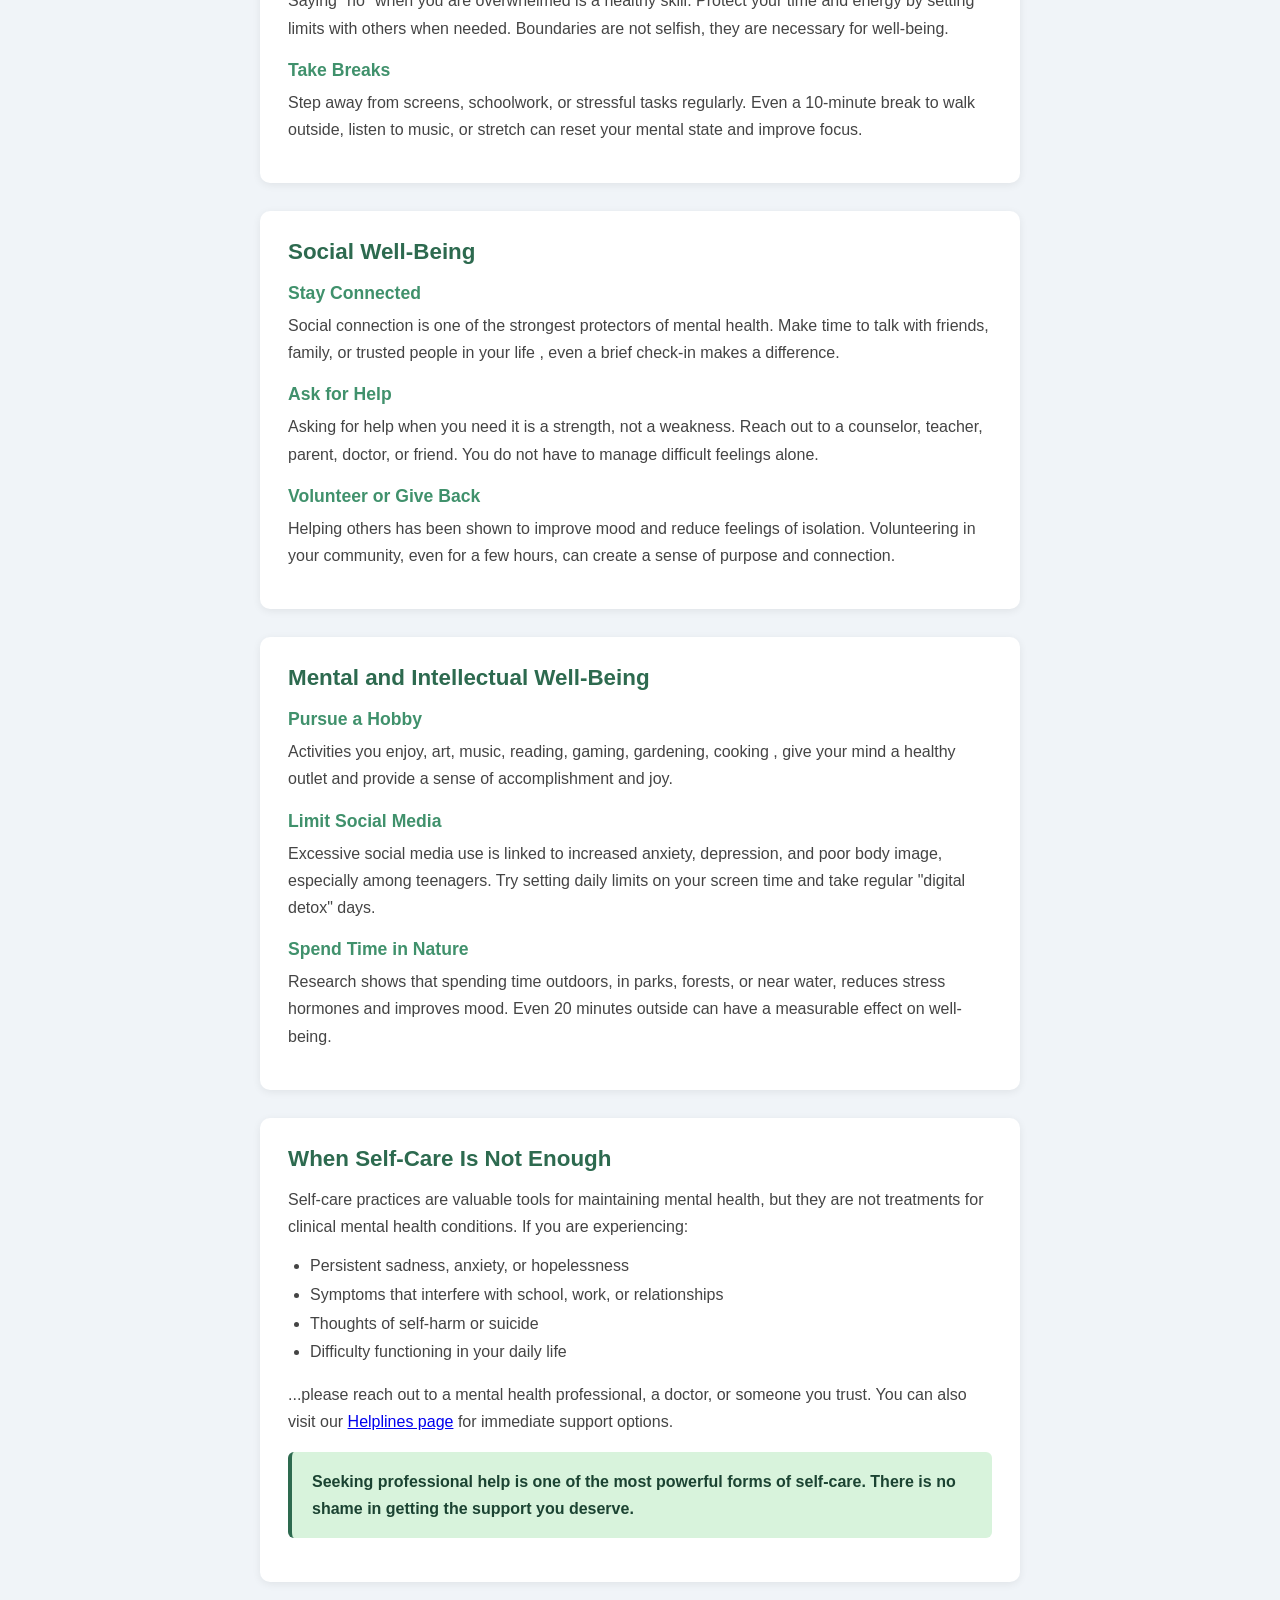
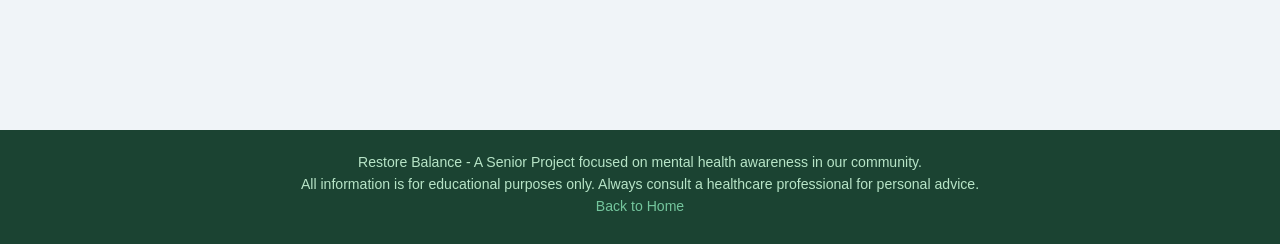
<file: html/self-care.html>
<!doctype html>
<html lang="en">
  <head>
    <meta charset="UTF-8" />
    <meta name="viewport" content="width=device-width, initial-scale=1.0" />
    <title>Self-Care | Restore Balance</title>
    <link rel="stylesheet" href="../style.css" />
  </head>
  <body>
    <nav>
      <ul>
        <li><a href="../index.html">Home</a></li>
        <li><a href="anxiety.html">Anxiety</a></li>
        <li><a href="depression.html">Depression</a></li>
        <li><a href="ptsd.html">PTSD</a></li>
        <li><a href="bipolar.html">Bipolar</a></li>
        <li><a href="schizophrenia.html">Schizophrenia</a></li>
        <li><a href="resources.html">Resources</a></li>
        <li><a href="helplines.html">Helplines</a></li>
        <li><a href="self-care.html" class="active">Self-Care</a></li>
        <li><a href="about.html">About</a></li>
      </ul>
    </nav>

    <div class="hero">
      <h1>Self-Care Tips for Mental Health</h1>
      <p>
        Simple, everyday habits that support emotional well-being and build
        resilience.
      </p>
    </div>

    <div class="page-wrapper">
      <div class="card">
        <h2>What Is Self-Care?</h2>
        <p>
          Self-care means taking deliberate steps to take care of your physical,
          emotional, and mental health. It is not selfish, it is essential.
          Consistently practicing self-care can reduce stress, prevent burnout,
          improve mood, and strengthen your ability to cope with challenges.
        </p>
        <p>
          Self-care looks different for everyone. The key is finding what works
          for you and making it a regular part of your routine.
        </p>
        <div class="warning-box">
          <p>
            Self-care is a helpful supplement to mental health treatment, but it
            is NOT a replacement for therapy or medication when those are
            needed.
          </p>
        </div>
      </div>

      <div class="card">
        <h2>Physical Well-Being</h2>

        <h3>Prioritize Sleep</h3>
        <p>
          Aim for 7-9 hours of sleep per night. Poor sleep is closely linked to
          anxiety, depression, and difficulty managing emotions. Try to go to
          bed and wake up at the same time every day, even on weekends.
        </p>

        <h3>Exercise Regularly</h3>
        <p>
          Physical activity releases endorphins, which improve mood naturally.
          Even a 20-30 minute walk a few times a week can make a meaningful
          difference. Find an activity you enjoy, it does not have to be the
          gym.
        </p>

        <h3>Eat Well</h3>
        <p>
          What we eat affects how we feel. Eating balanced meals with plenty of
          fruits, vegetables, and protein supports brain health. Limit alcohol,
          caffeine, and sugary foods, which can worsen anxiety and mood swings.
        </p>

        <h3>Stay Hydrated</h3>
        <p>
          Dehydration can cause fatigue, difficulty concentrating, and
          irritability. Drink enough water throughout the day, a simple habit
          with a real impact on how you feel.
        </p>
      </div>

      <div class="card">
        <h2>Emotional Well-Being</h2>

        <h3>Journal Your Thoughts</h3>
        <p>
          Writing about your feelings can help you process emotions, identify
          patterns, and gain perspective. You do not need to write perfectly,
          just freely and honestly. Even five minutes a day can help.
        </p>

        <h3>Practice Mindfulness</h3>
        <p>
          Mindfulness means paying full attention to the present moment without
          judgment. It has been shown to reduce anxiety and depression symptoms.
          Try a guided meditation app like Headspace, Calm, or Insight Timer.
        </p>

        <h3>Set Boundaries</h3>
        <p>
          Saying "no" when you are overwhelmed is a healthy skill. Protect your
          time and energy by setting limits with others when needed. Boundaries
          are not selfish, they are necessary for well-being.
        </p>

        <h3>Take Breaks</h3>
        <p>
          Step away from screens, schoolwork, or stressful tasks regularly. Even
          a 10-minute break to walk outside, listen to music, or stretch can
          reset your mental state and improve focus.
        </p>
      </div>

      <div class="card">
        <h2>Social Well-Being</h2>

        <h3>Stay Connected</h3>
        <p>
          Social connection is one of the strongest protectors of mental health.
          Make time to talk with friends, family, or trusted people in your life
          , even a brief check-in makes a difference.
        </p>

        <h3>Ask for Help</h3>
        <p>
          Asking for help when you need it is a strength, not a weakness. Reach
          out to a counselor, teacher, parent, doctor, or friend. You do not
          have to manage difficult feelings alone.
        </p>

        <h3>Volunteer or Give Back</h3>
        <p>
          Helping others has been shown to improve mood and reduce feelings of
          isolation. Volunteering in your community, even for a few hours, can
          create a sense of purpose and connection.
        </p>
      </div>

      <div class="card">
        <h2>Mental and Intellectual Well-Being</h2>

        <h3>Pursue a Hobby</h3>
        <p>
          Activities you enjoy, art, music, reading, gaming, gardening, cooking
          , give your mind a healthy outlet and provide a sense of
          accomplishment and joy.
        </p>

        <h3>Limit Social Media</h3>
        <p>
          Excessive social media use is linked to increased anxiety, depression,
          and poor body image, especially among teenagers. Try setting daily
          limits on your screen time and take regular "digital detox" days.
        </p>

        <h3>Spend Time in Nature</h3>
        <p>
          Research shows that spending time outdoors, in parks, forests, or near
          water, reduces stress hormones and improves mood. Even 20 minutes
          outside can have a measurable effect on well-being.
        </p>
      </div>

      <div class="card">
        <h2>When Self-Care Is Not Enough</h2>
        <p>
          Self-care practices are valuable tools for maintaining mental health,
          but they are not treatments for clinical mental health conditions. If
          you are experiencing:
        </p>
        <ul>
          <li>Persistent sadness, anxiety, or hopelessness</li>
          <li>Symptoms that interfere with school, work, or relationships</li>
          <li>Thoughts of self-harm or suicide</li>
          <li>Difficulty functioning in your daily life</li>
        </ul>
        <p style="margin-top: 14px">
          ...please reach out to a mental health professional, a doctor, or
          someone you trust. You can also visit our
          <a href="helplines.html">Helplines page</a> for immediate support
          options.
        </p>
        <div class="info-box">
          <p>
            Seeking professional help is one of the most powerful forms of
            self-care. There is no shame in getting the support you deserve.
          </p>
        </div>
      </div>
    </div>

    <footer>
      <p>
        Restore Balance - A Senior Project focused on mental health awareness in
        our community.
      </p>
      <p>
        All information is for educational purposes only. Always consult a
        healthcare professional for personal advice.
      </p>
      <p><a href="../index.html">Back to Home</a></p>
    </footer>
  </body>
</html>
</file>
<file: style.css>
* {
  box-sizing: border-box;
  margin: 0;
  padding: 0;
}

body {
  font-family: Arial, sans-serif;
  background-color: #f0f4f8;
  color: #333;
  min-height: 100vh;
}

nav {
  background-color: #2d6a4f;
  padding: 0;
  position: sticky;
  top: 0;
  z-index: 100;
  box-shadow: 0 2px 6px rgba(0,0,0,0.2);
}

nav ul {
  list-style: none;
  display: flex;
  flex-wrap: wrap;
  justify-content: center;
  padding: 0;
  margin: 0;
}

nav ul li a {
  display: block;
  color: #ffffff;
  text-decoration: none;
  padding: 14px 16px;
  font-size: 0.9em;
  transition: background-color 0.2s;
}

nav ul li a:hover {
  background-color: #1b4332;
}

nav ul li a.active {
  background-color: #1b4332;
  font-weight: bold;
}

.page-wrapper {
  max-width: 800px;
  margin: 40px auto;
  padding: 0 20px 60px;
}

.hero {
  background-color: #2d6a4f;
  color: white;
  text-align: center;
  padding: 50px 20px;
  margin-bottom: 40px;
}

.hero h1 {
  font-size: 2.2em;
  margin-bottom: 12px;
}

.hero p {
  font-size: 1.1em;
  opacity: 0.9;
}

.card {
  background: white;
  border-radius: 10px;
  padding: 28px;
  margin-bottom: 28px;
  box-shadow: 0 2px 8px rgba(0,0,0,0.07);
}

.card h2 {
  color: #2d6a4f;
  margin-bottom: 14px;
  font-size: 1.4em;
}

.card h3 {
  color: #40916c;
  margin: 18px 0 8px;
  font-size: 1.1em;
}

.card p {
  line-height: 1.7;
  margin-bottom: 12px;
  color: #444;
}

.card ul {
  padding-left: 22px;
  margin-bottom: 12px;
}

.card ul li {
  line-height: 1.8;
  color: #444;
}

.info-box {
  background-color: #d8f3dc;
  border-left: 4px solid #2d6a4f;
  border-radius: 6px;
  padding: 16px 20px;
  margin: 16px 0;
}

.info-box p {
  margin: 0;
  color: #1b4332;
  font-weight: bold;
}

.warning-box {
  background-color: #fff3cd;
  border-left: 4px solid #e6a817;
  border-radius: 6px;
  padding: 16px 20px;
  margin: 16px 0;
}

.warning-box p {
  margin: 0;
  color: #7d4e00;
}

.crisis-box {
  background-color: #f8d7da;
  border-left: 4px solid #c0392b;
  border-radius: 6px;
  padding: 16px 20px;
  margin: 16px 0;
}

.crisis-box p {
  margin: 0;
  color: #7b1e1e;
  font-weight: bold;
}

.condition-grid {
  display: grid;
  grid-template-columns: repeat(auto-fit, minmax(200px, 1fr));
  gap: 16px;
  margin-top: 20px;
}

.condition-tile {
  background-color: #2d6a4f;
  color: white;
  border-radius: 10px;
  padding: 22px 16px;
  text-align: center;
  text-decoration: none;
  display: block;
  font-weight: bold;
  font-size: 1em;
  transition: background-color 0.2s, transform 0.1s;
}

.condition-tile:hover {
  background-color: #1b4332;
  transform: translateY(-2px);
}

.condition-tile .icon {
  font-size: 2em;
  display: block;
  margin-bottom: 8px;
}

.resource-link {
  display: block;
  padding: 12px 16px;
  margin-bottom: 10px;
  background-color: #f0f4f8;
  border-radius: 8px;
  text-decoration: none;
  color: #1a6b9a;
  border: 1px solid #cce0ef;
  transition: background-color 0.2s;
}

.resource-link:hover {
  background-color: #dbeafe;
}

.resource-link strong {
  display: block;
  margin-bottom: 2px;
  color: #1a4d70;
}

.resource-link span {
  font-size: 0.88em;
  color: #555;
}

.hotline-card {
  background: white;
  border-radius: 10px;
  padding: 20px 24px;
  margin-bottom: 16px;
  box-shadow: 0 2px 8px rgba(0,0,0,0.07);
  display: flex;
  align-items: center;
  gap: 20px;
}

.hotline-number {
  font-size: 1.3em;
  font-weight: bold;
  color: #2d6a4f;
  white-space: nowrap;
}

.hotline-info strong {
  color: #1b4332;
  display: block;
  margin-bottom: 4px;
}

.hotline-info p {
  margin: 0;
  font-size: 0.9em;
  color: #555;
}

.tip-list {
  list-style: none;
  padding: 0;
}

.tip-list li {
  background: white;
  border-radius: 8px;
  padding: 16px 20px;
  margin-bottom: 12px;
  box-shadow: 0 1px 5px rgba(0,0,0,0.06);
  display: flex;
  align-items: flex-start;
  gap: 14px;
}

.tip-list li .tip-icon {
  font-size: 1.5em;
  flex-shrink: 0;
}

.tip-list li .tip-text strong {
  display: block;
  margin-bottom: 4px;
  color: #2d6a4f;
}

.tip-list li .tip-text p {
  margin: 0;
  font-size: 0.93em;
  color: #555;
  line-height: 1.6;
}

footer {
  background-color: #1b4332;
  color: #b7e4c7;
  text-align: center;
  padding: 24px 20px;
  font-size: 0.88em;
  margin-top: 60px;
}

footer a {
  color: #74c69d;
  text-decoration: none;
}

footer a:hover {
  text-decoration: underline;
}

footer p {
  margin-bottom: 6px;
}
</file>
